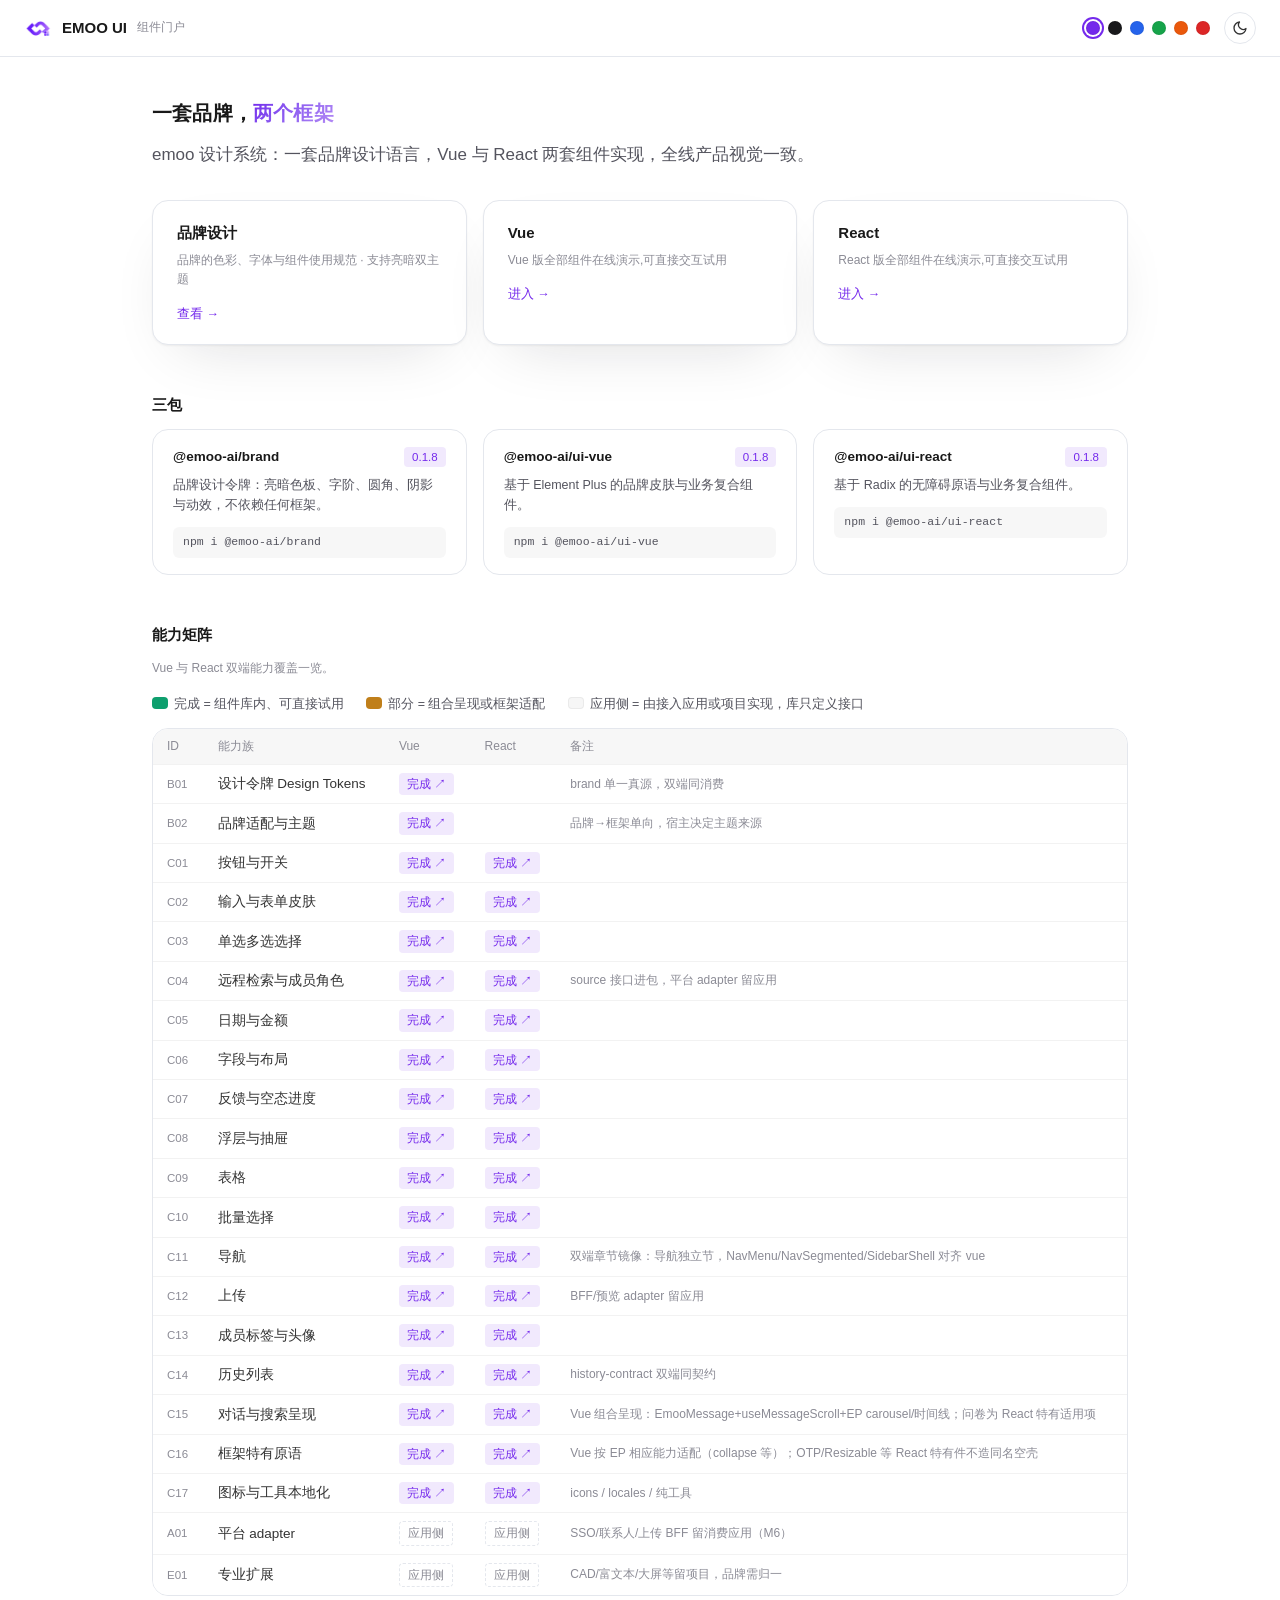
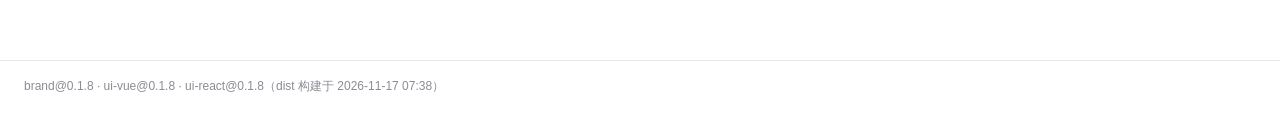
<file: index.html>
<!doctype html>
<html lang="zh-hans">
  <head>
    <meta charset="UTF-8" />
    <meta name="viewport" content="width=device-width, initial-scale=1.0" />
    <link rel="icon" type="image/png" href="./favicon.png" />
    <title>EMOO UI · 组件门户</title>
    <!-- 预置（四页同款）：暗色防闪白 + 主色速涂；18 项派生色由应用挂载后经 shared/theme.ts 补全 -->
    <script>
      ;(function () {
        try {
          var t = localStorage.getItem('emoo-pg-theme')
          if (t === 'dark' || (t == null && matchMedia('(prefers-color-scheme: dark)').matches))
            document.documentElement.classList.add('dark')
          var c = localStorage.getItem('emoo-pg-color')
          if (/^#[0-9a-f]{6}$/i.test(c || '')) {
            var s = document.documentElement.style
            s.setProperty('--emoo-color-primary', c)
            s.setProperty(
              '--emoo-color-primary-rgb',
              parseInt(c.slice(1, 3), 16) + ', ' + parseInt(c.slice(3, 5), 16) + ', ' + parseInt(c.slice(5, 7), 16)
            )
          }
        } catch (e) {}
      })()
    </script>
    <script type="module" crossorigin src="./assets/index-mVDdmE5B.js"></script>
    <link rel="modulepreload" crossorigin href="./assets/logo-DOin1PjJ.js">
    <link rel="stylesheet" crossorigin href="./assets/logo-ChWh5H4u.css">
    <link rel="stylesheet" crossorigin href="./assets/index-RqnDb9Td.css">
  </head>
  <body>
    <div id="app"></div>
  </body>
</html>
</file>
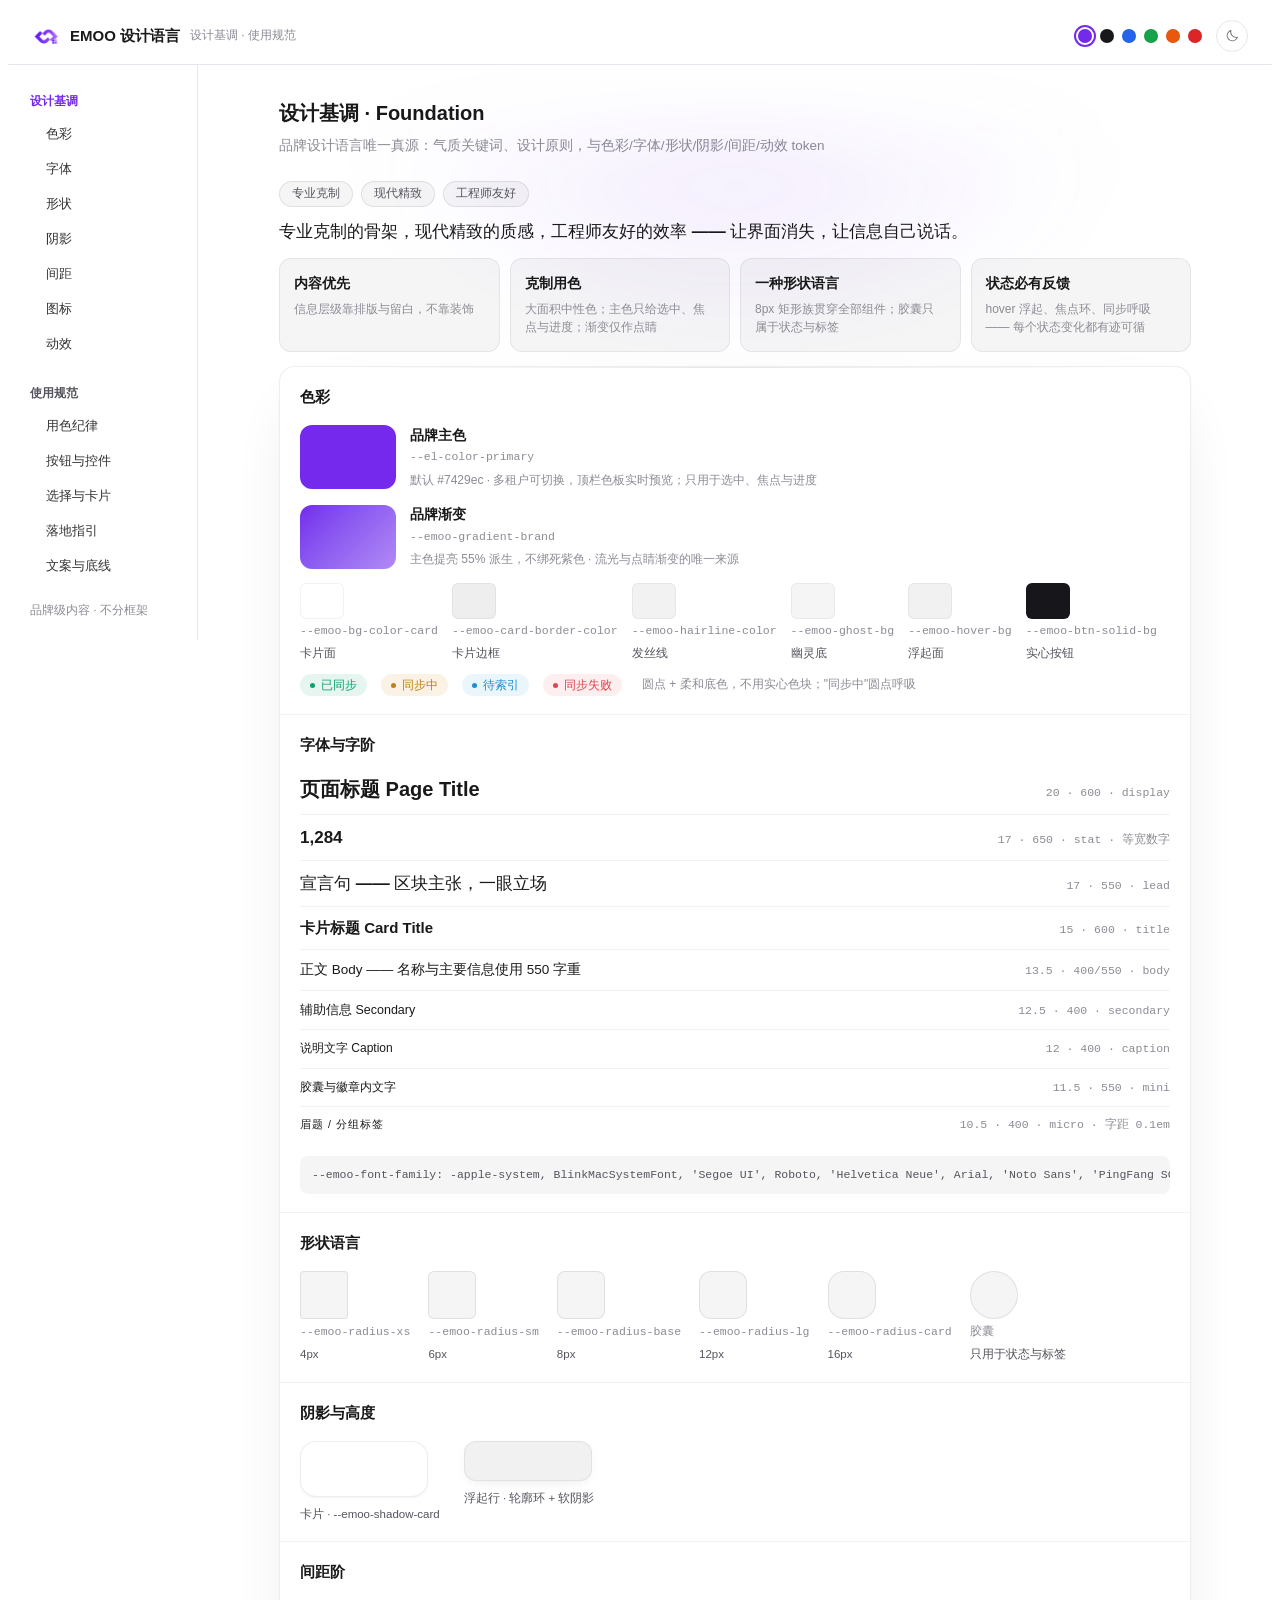
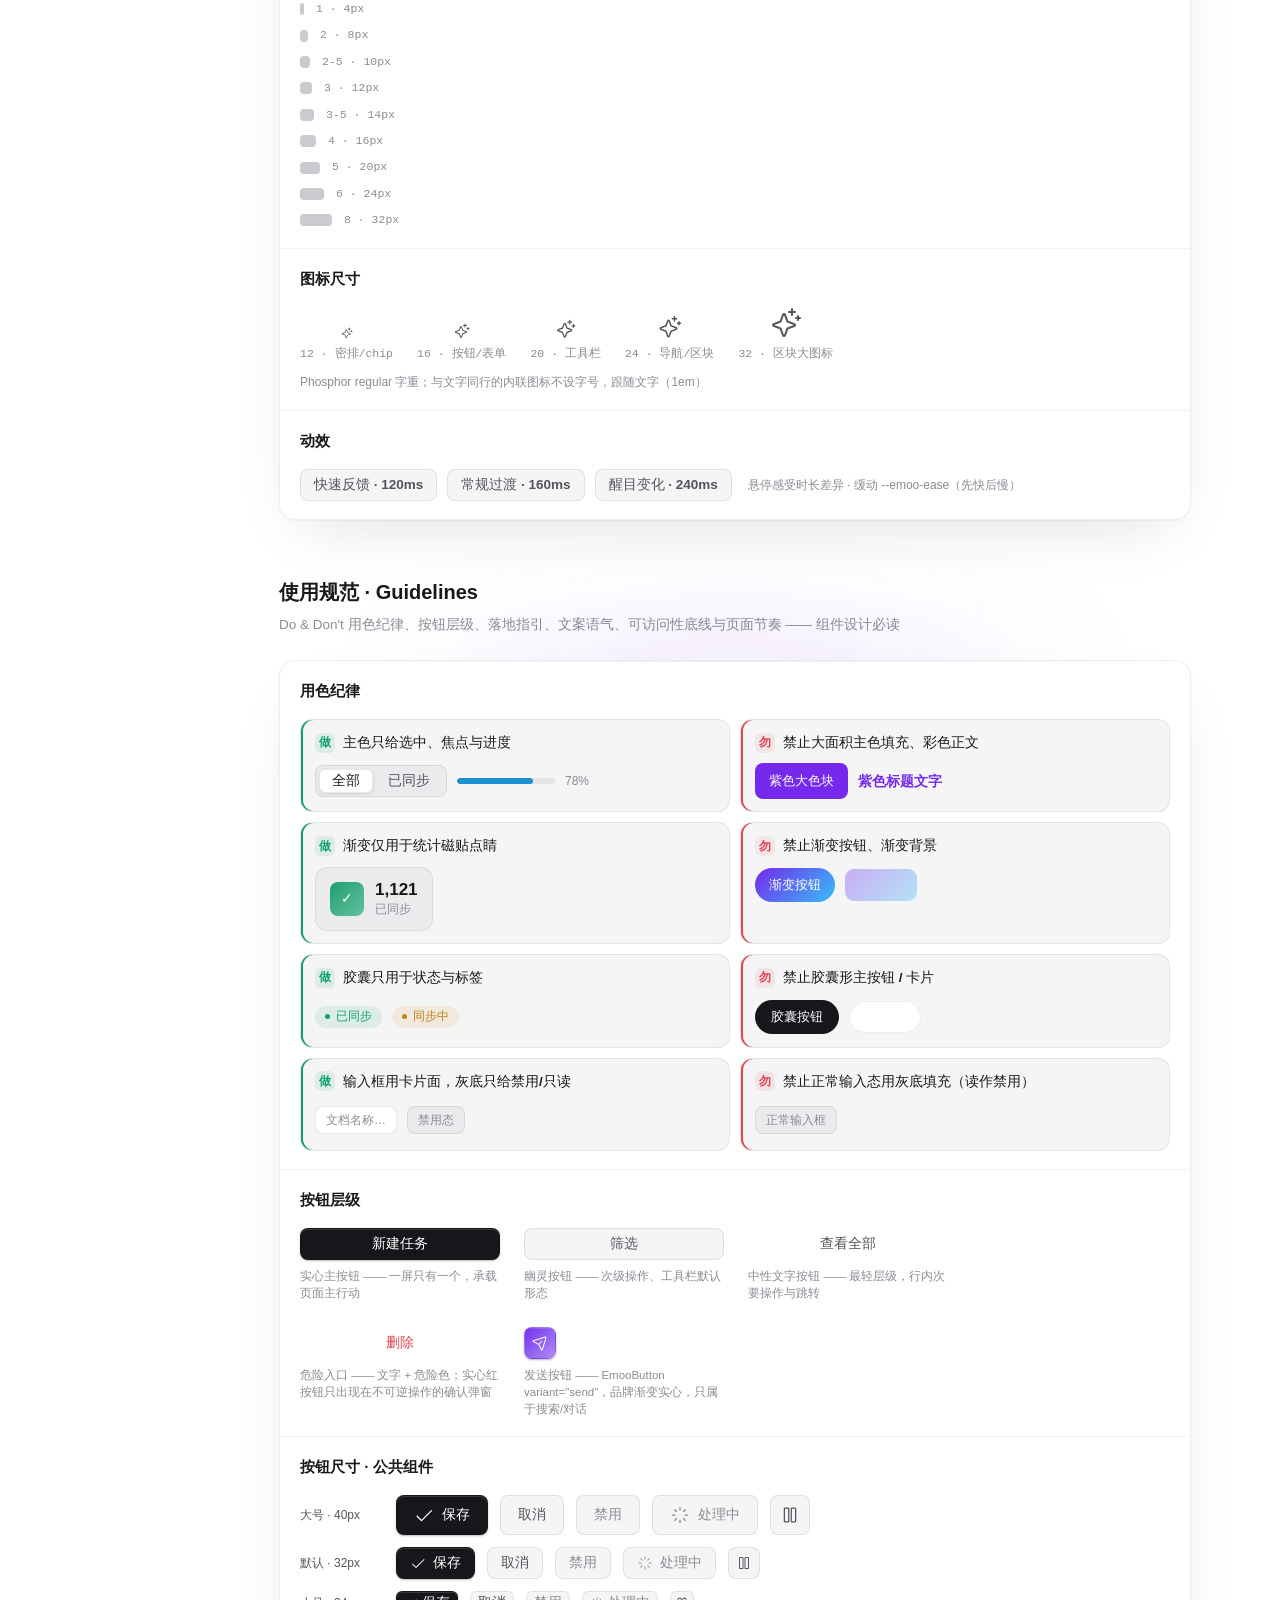
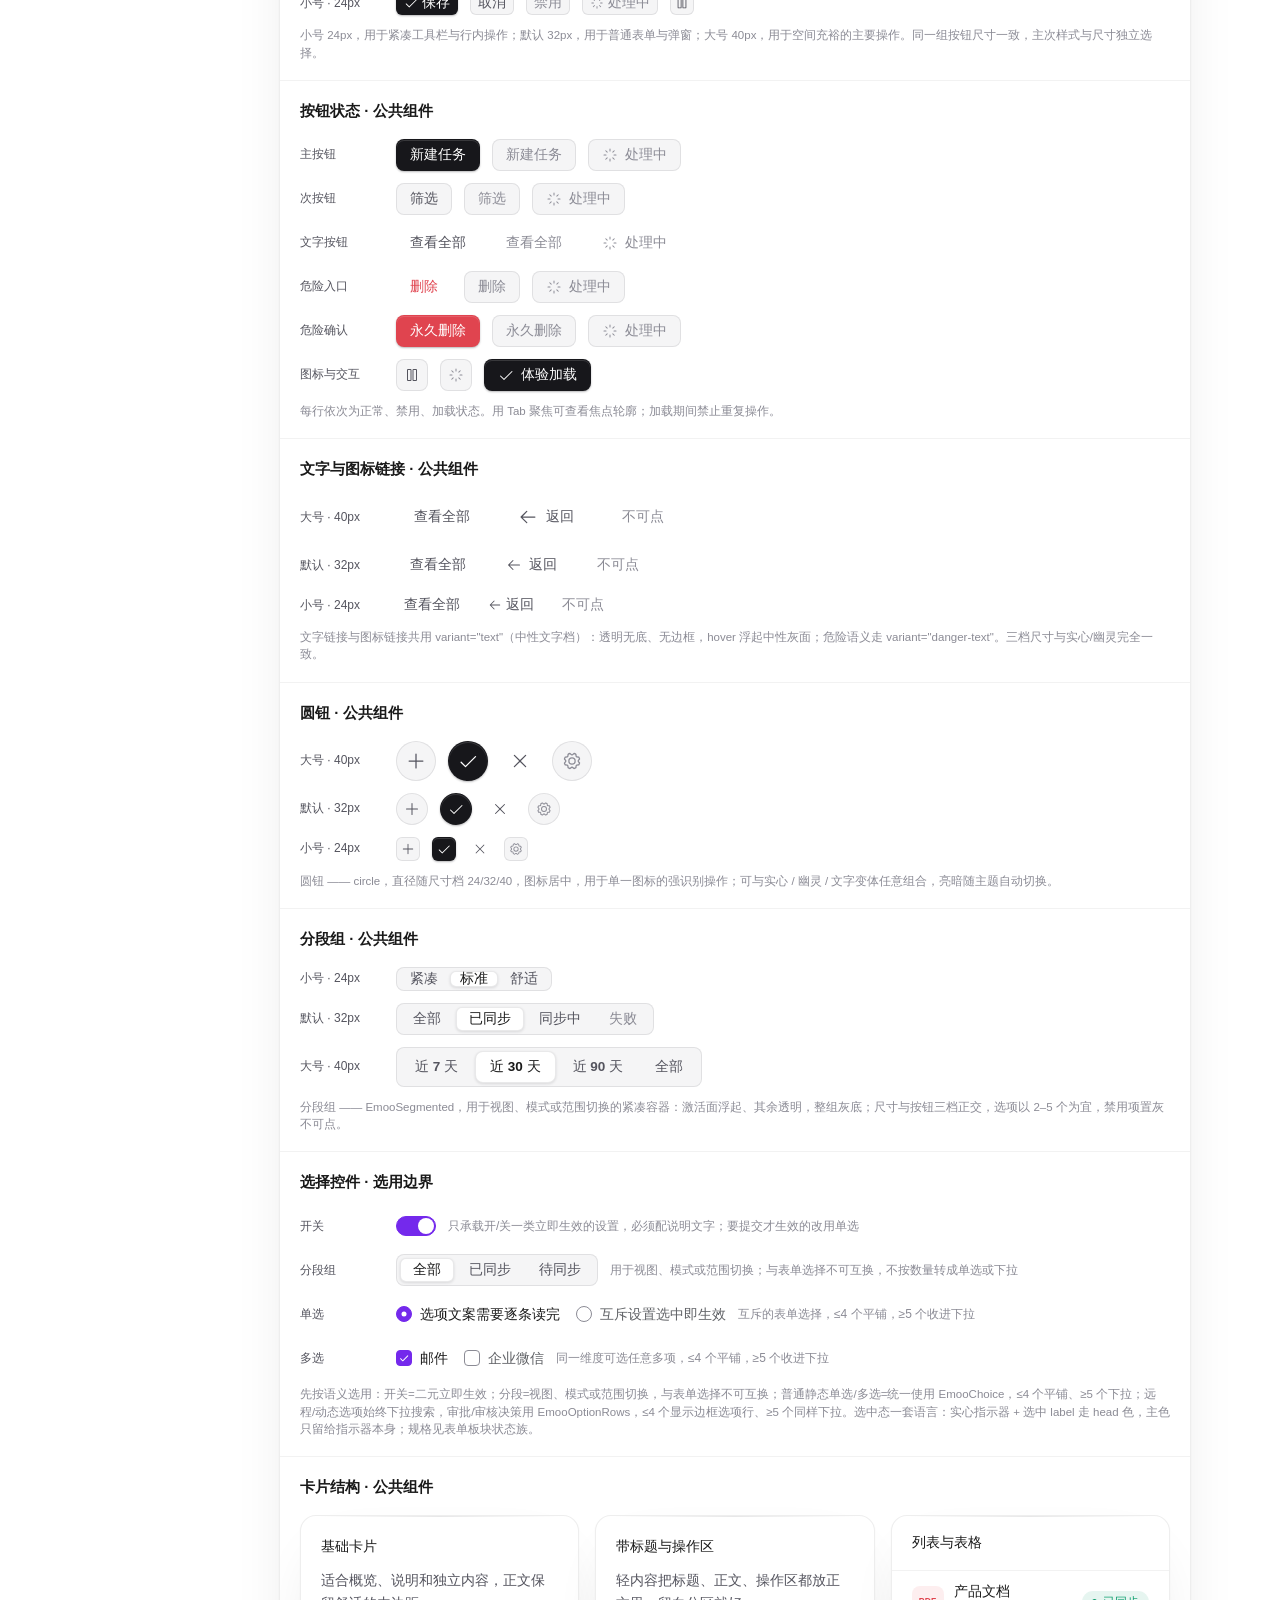
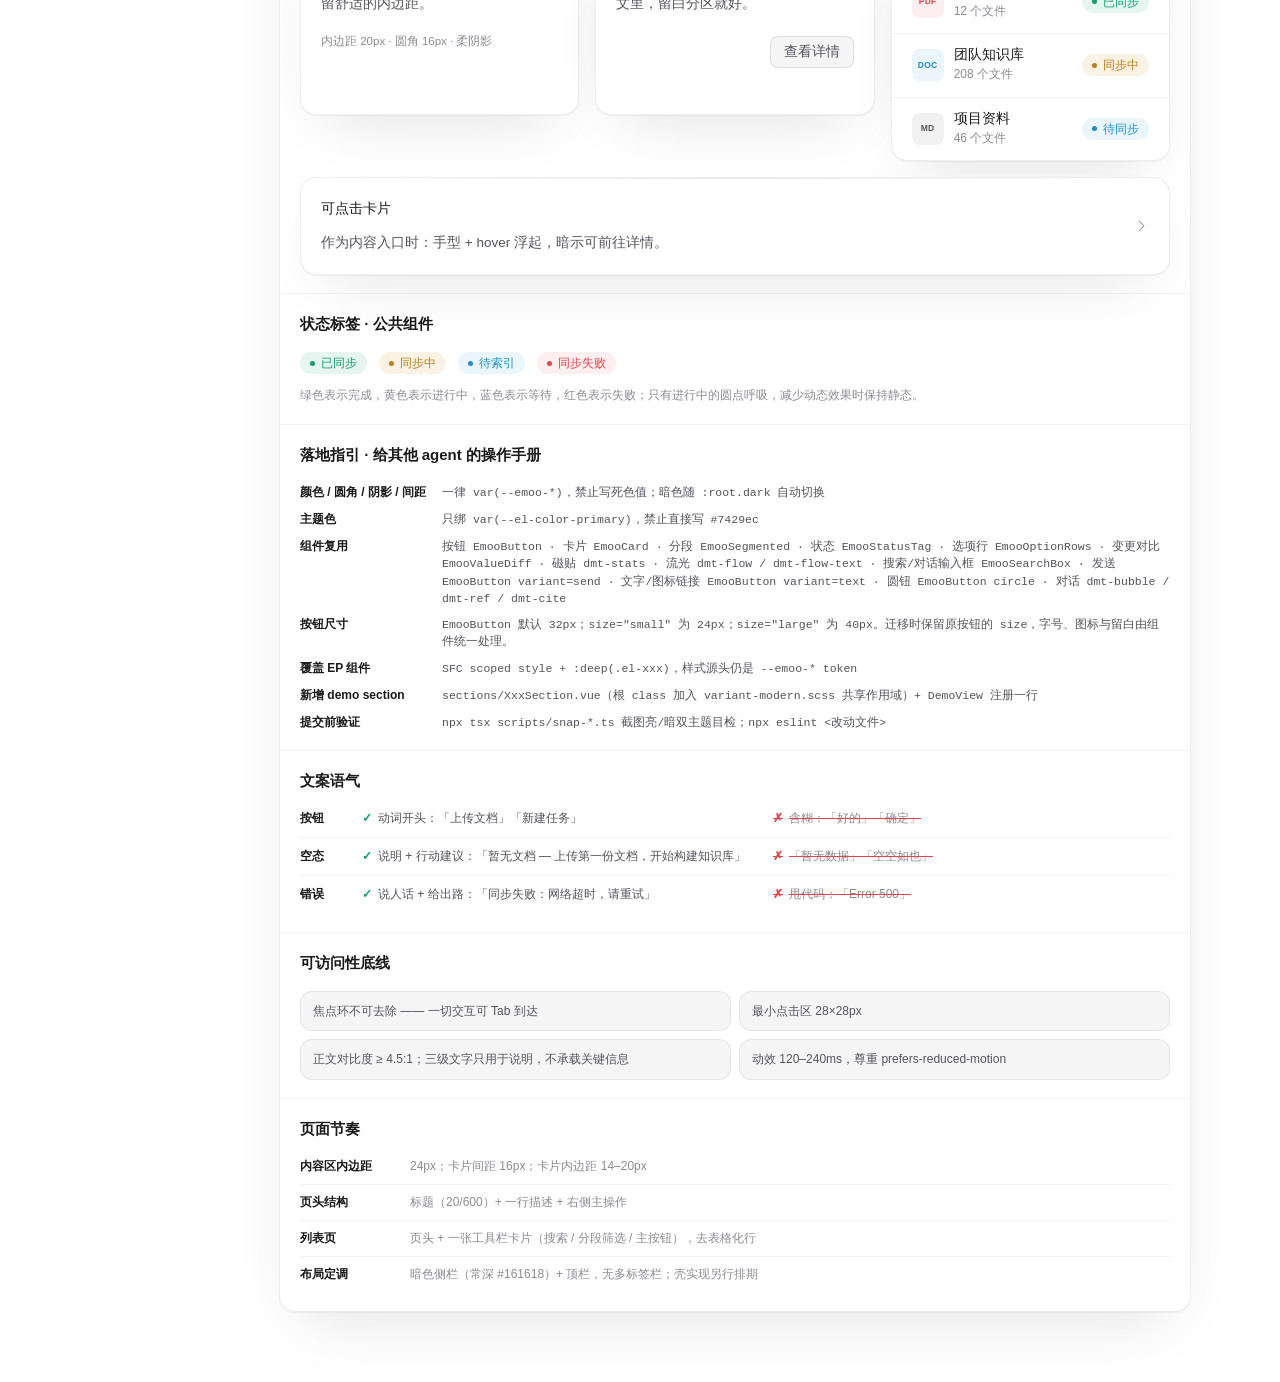
<file: design/index.html>
<!doctype html>
<html lang="zh-hans">
  <head>
    <meta charset="UTF-8" />
    <meta name="viewport" content="width=device-width, initial-scale=1.0" />
    <link rel="icon" type="image/png" href="../favicon.png" />
    <title>EMOO UI · 设计语言</title>
    <!-- 预置（四页同款）：暗色防闪白 + 主色速涂；18 项派生色由应用挂载后经 shared/theme.ts 补全 -->
    <script>
      ;(function () {
        try {
          var t = localStorage.getItem('emoo-pg-theme')
          if (t === 'dark' || (t == null && matchMedia('(prefers-color-scheme: dark)').matches))
            document.documentElement.classList.add('dark')
          var c = localStorage.getItem('emoo-pg-color')
          if (/^#[0-9a-f]{6}$/i.test(c || '')) {
            var s = document.documentElement.style
            s.setProperty('--emoo-color-primary', c)
            s.setProperty(
              '--emoo-color-primary-rgb',
              parseInt(c.slice(1, 3), 16) + ', ' + parseInt(c.slice(3, 5), 16) + ', ' + parseInt(c.slice(5, 7), 16)
            )
          }
        } catch (e) {}
      })()
    </script>
    <script type="module" crossorigin src="../assets/design-BOb9Ftq5.js"></script>
    <link rel="modulepreload" crossorigin href="../assets/logo-DOin1PjJ.js">
    <link rel="modulepreload" crossorigin href="../assets/_commonjsHelpers-BhMm7vcB.js">
    <link rel="modulepreload" crossorigin href="../assets/_plugin-vue_export-helper-Ba6LlGI1.js">
    <link rel="stylesheet" crossorigin href="../assets/logo-ChWh5H4u.css">
    <link rel="stylesheet" crossorigin href="../assets/_plugin-vue_export-helper-DWAI3EvJ.css">
    <link rel="stylesheet" crossorigin href="../assets/design-BXio303w.css">
  </head>
  <body>
    <div id="app"></div>
  </body>
</html>
</file>
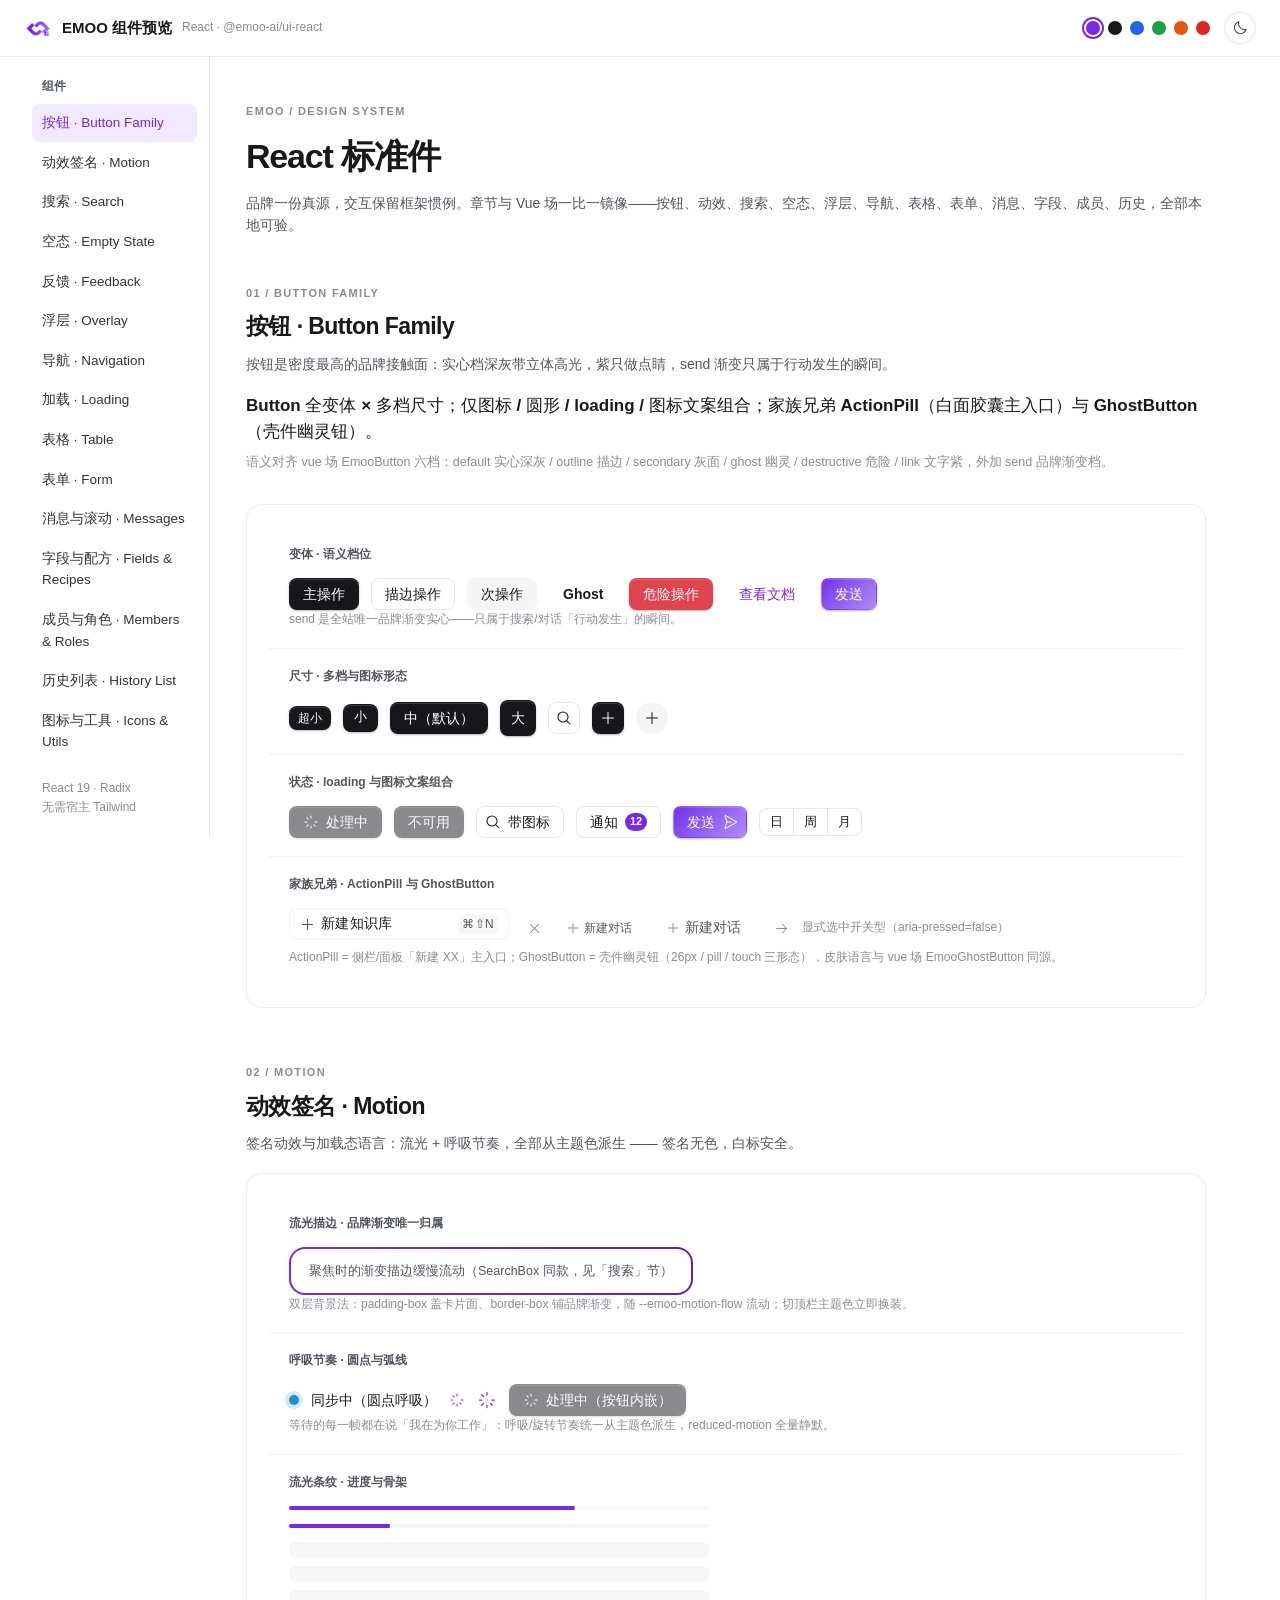
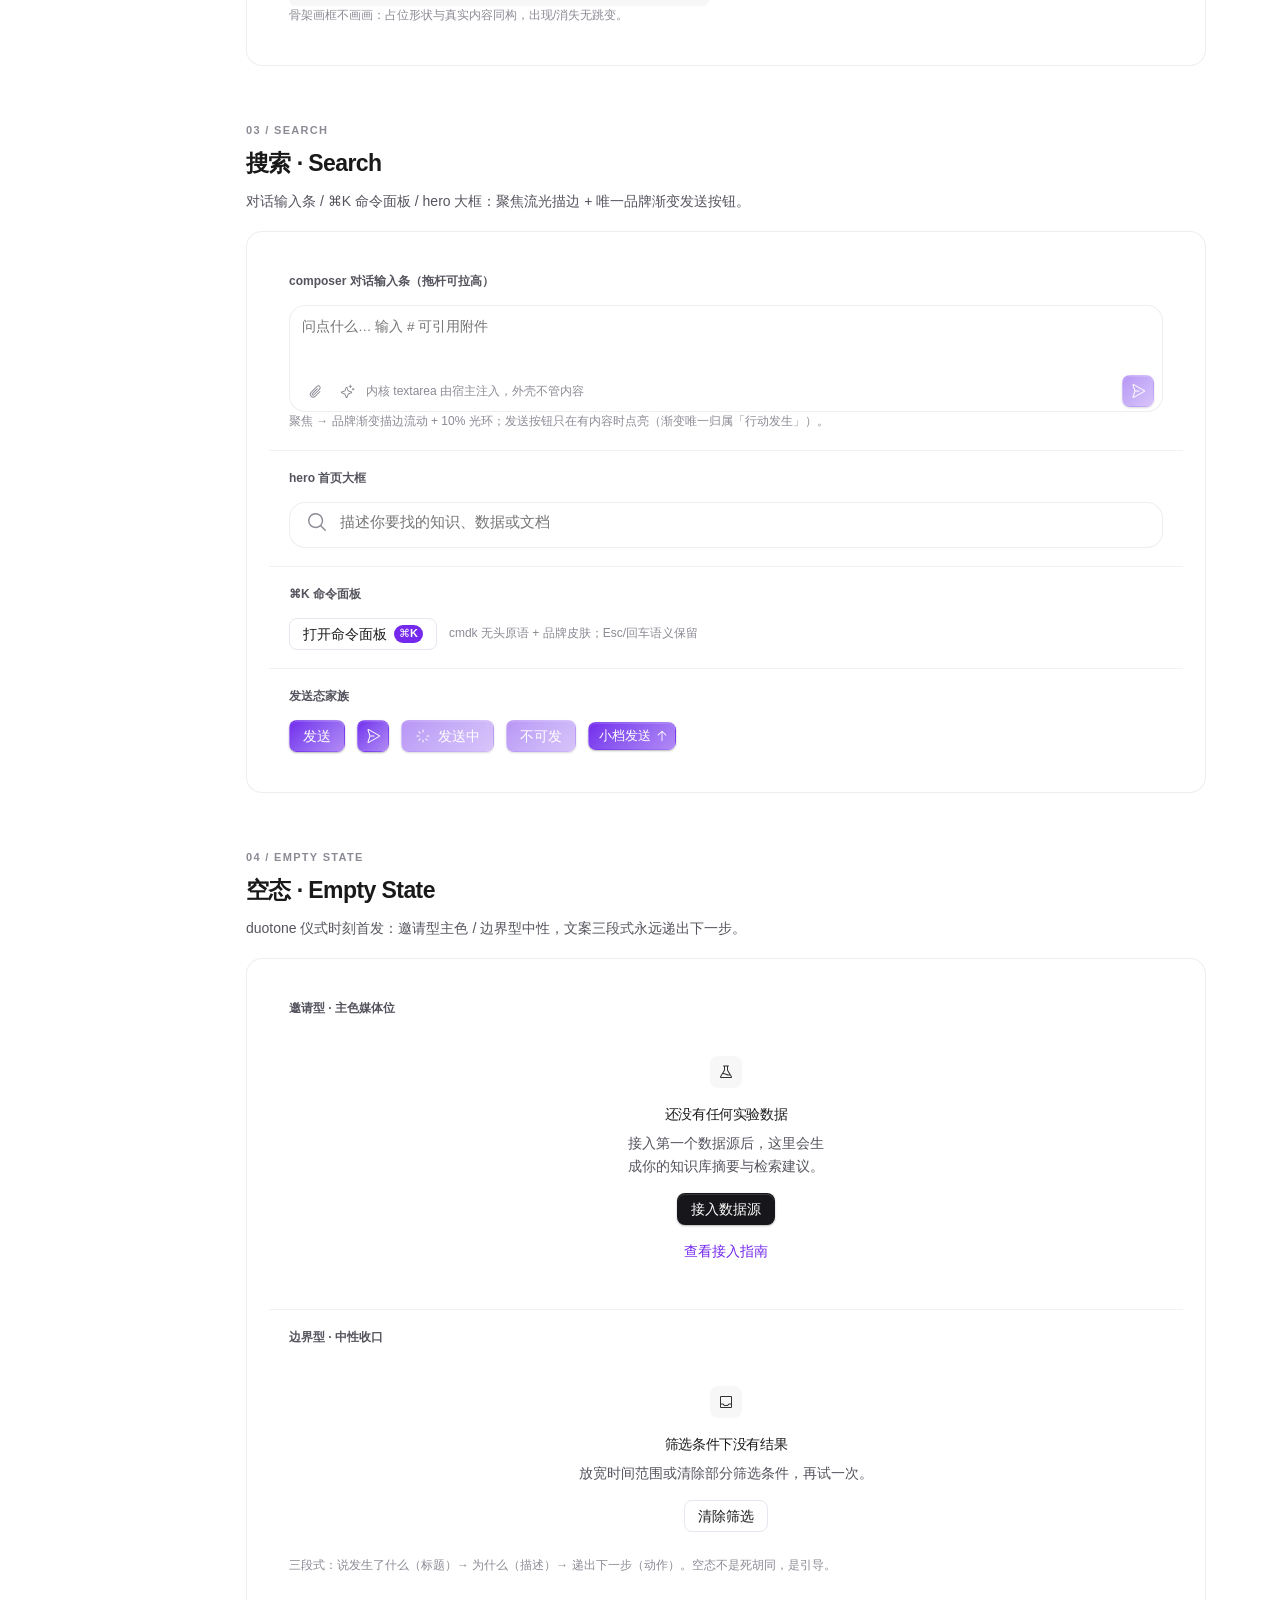
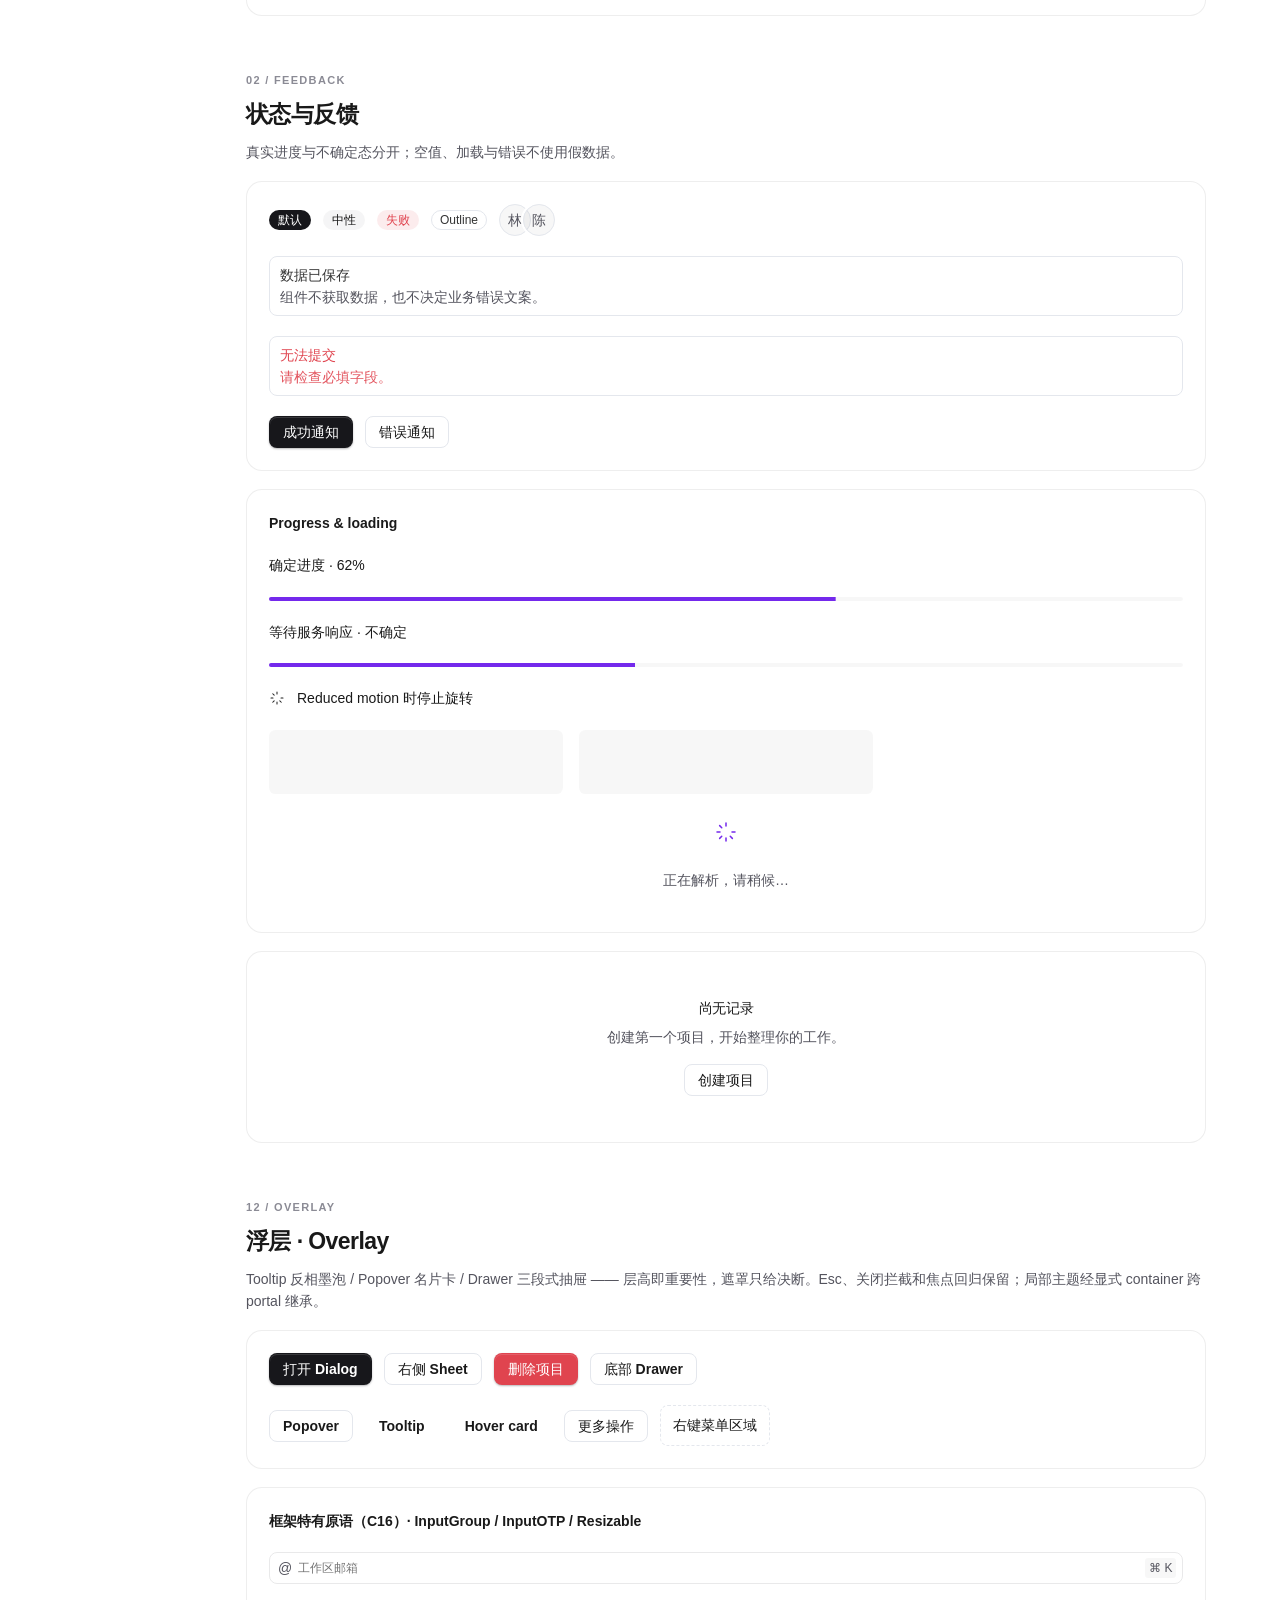
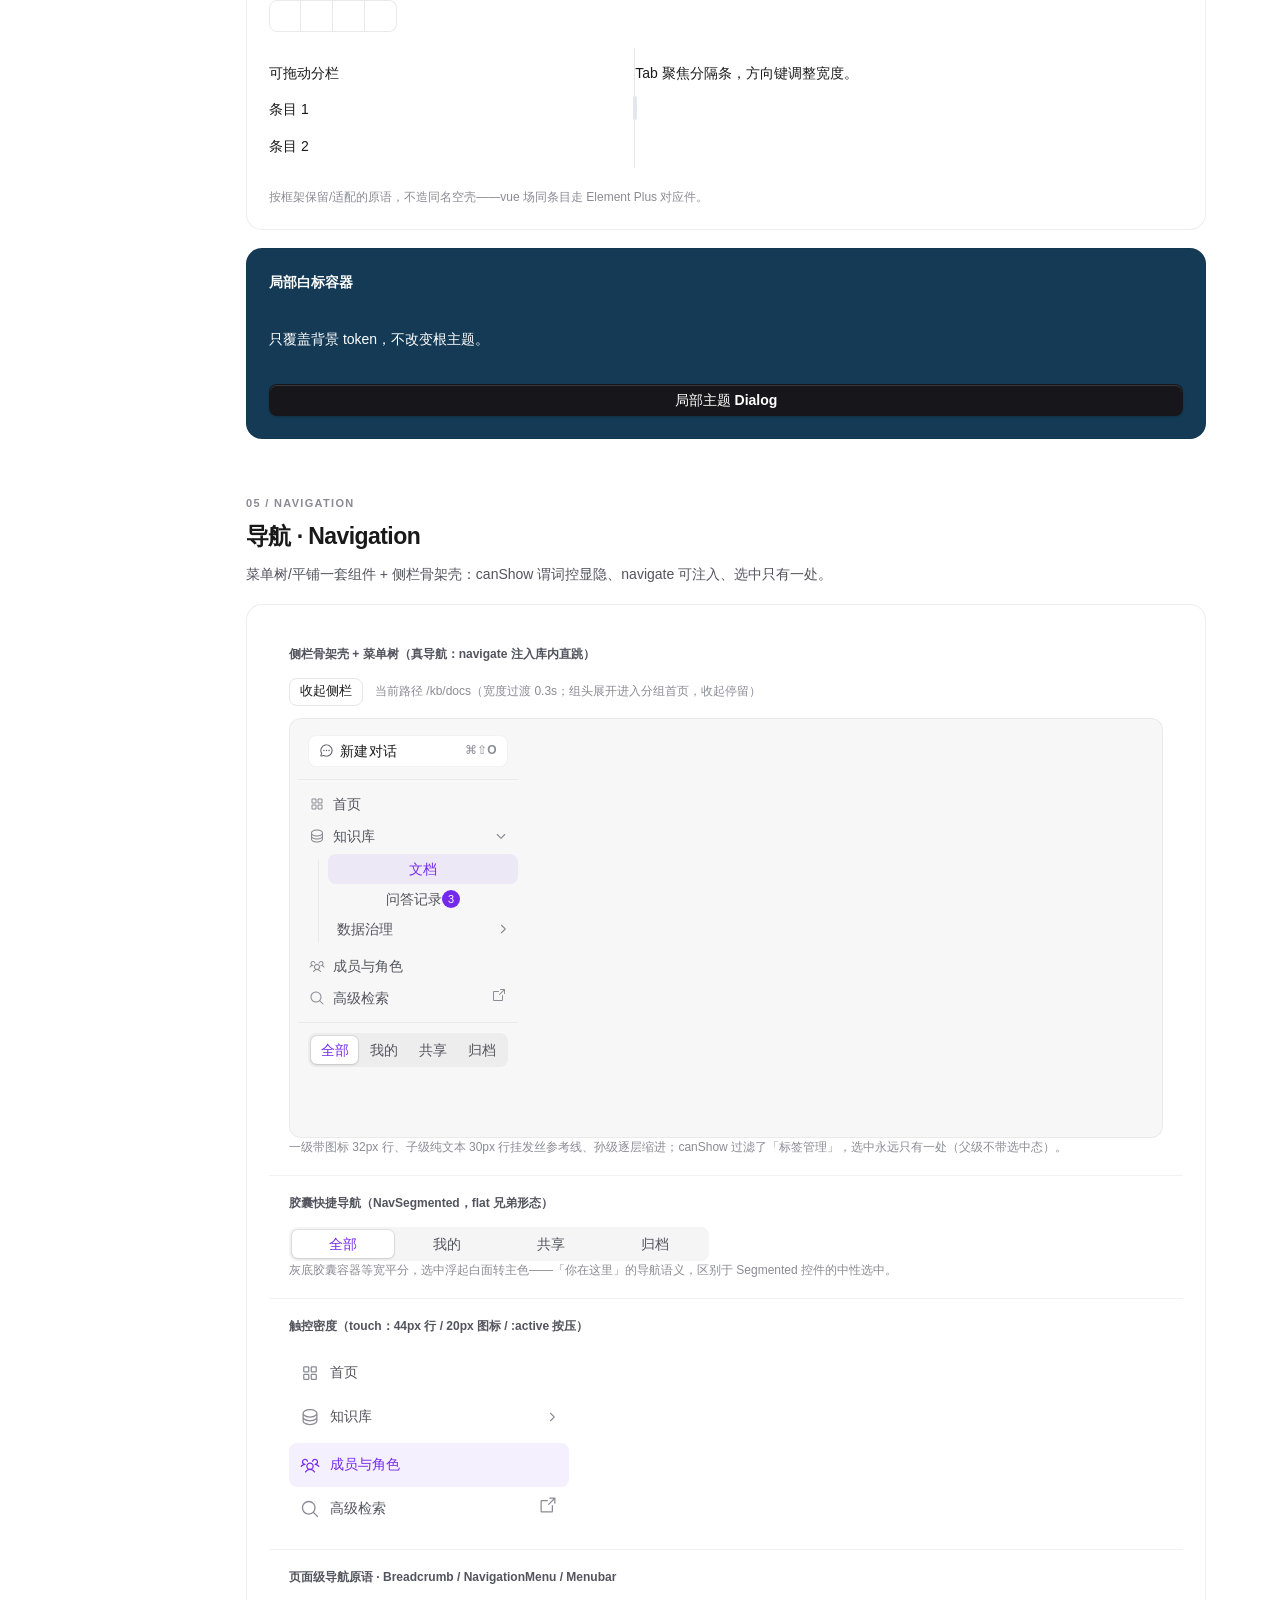
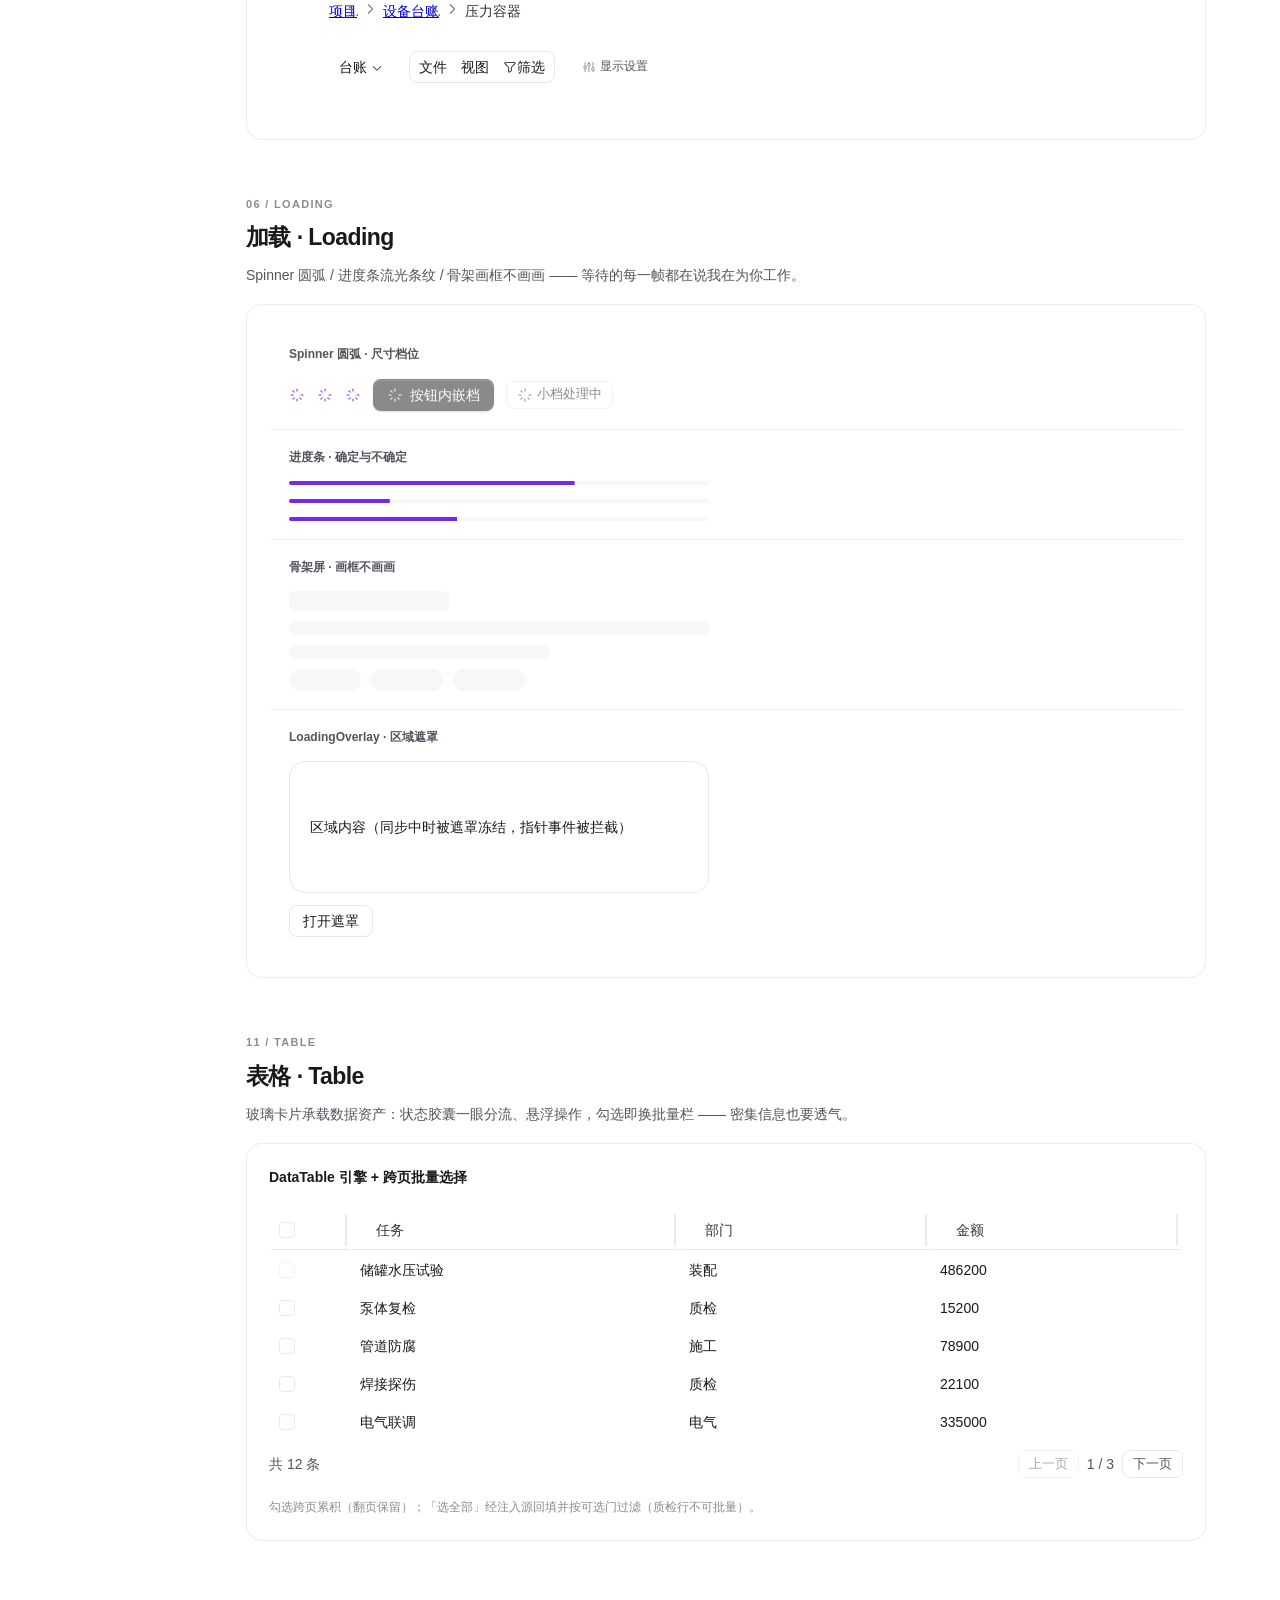
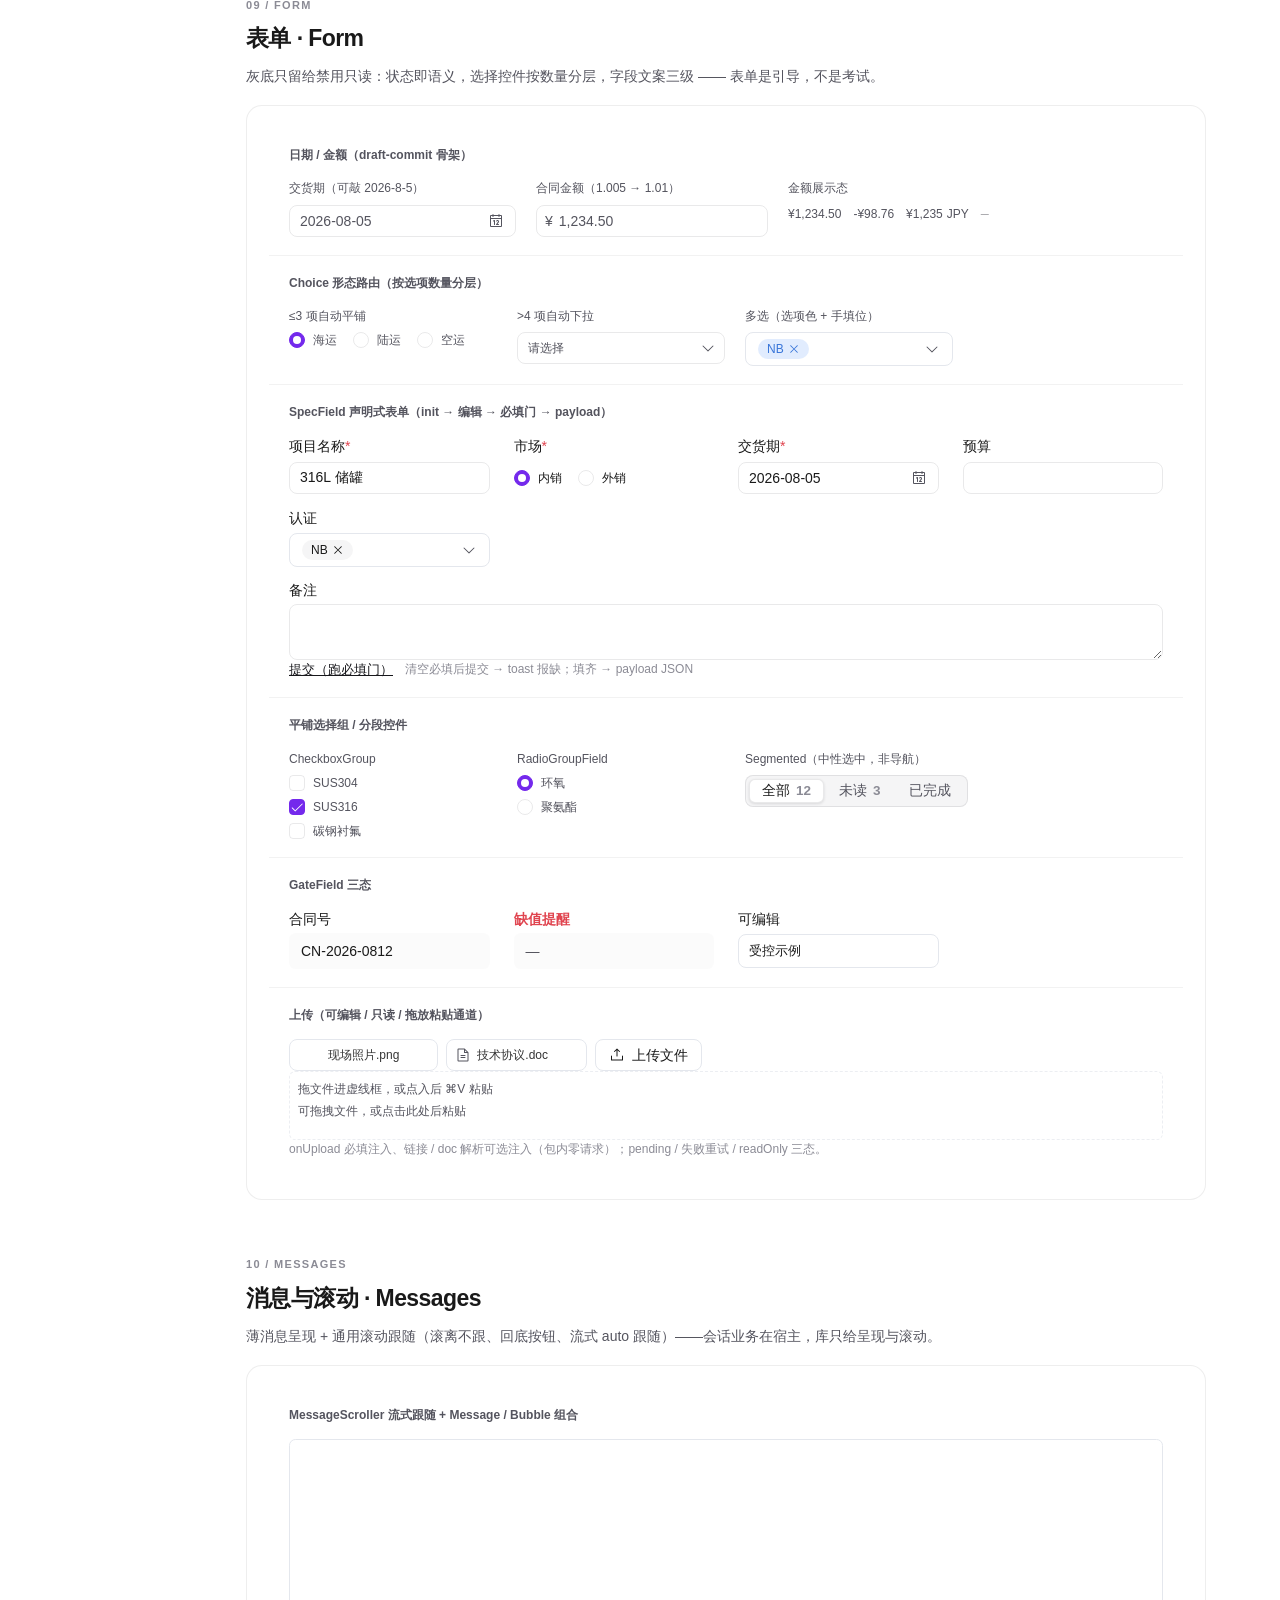
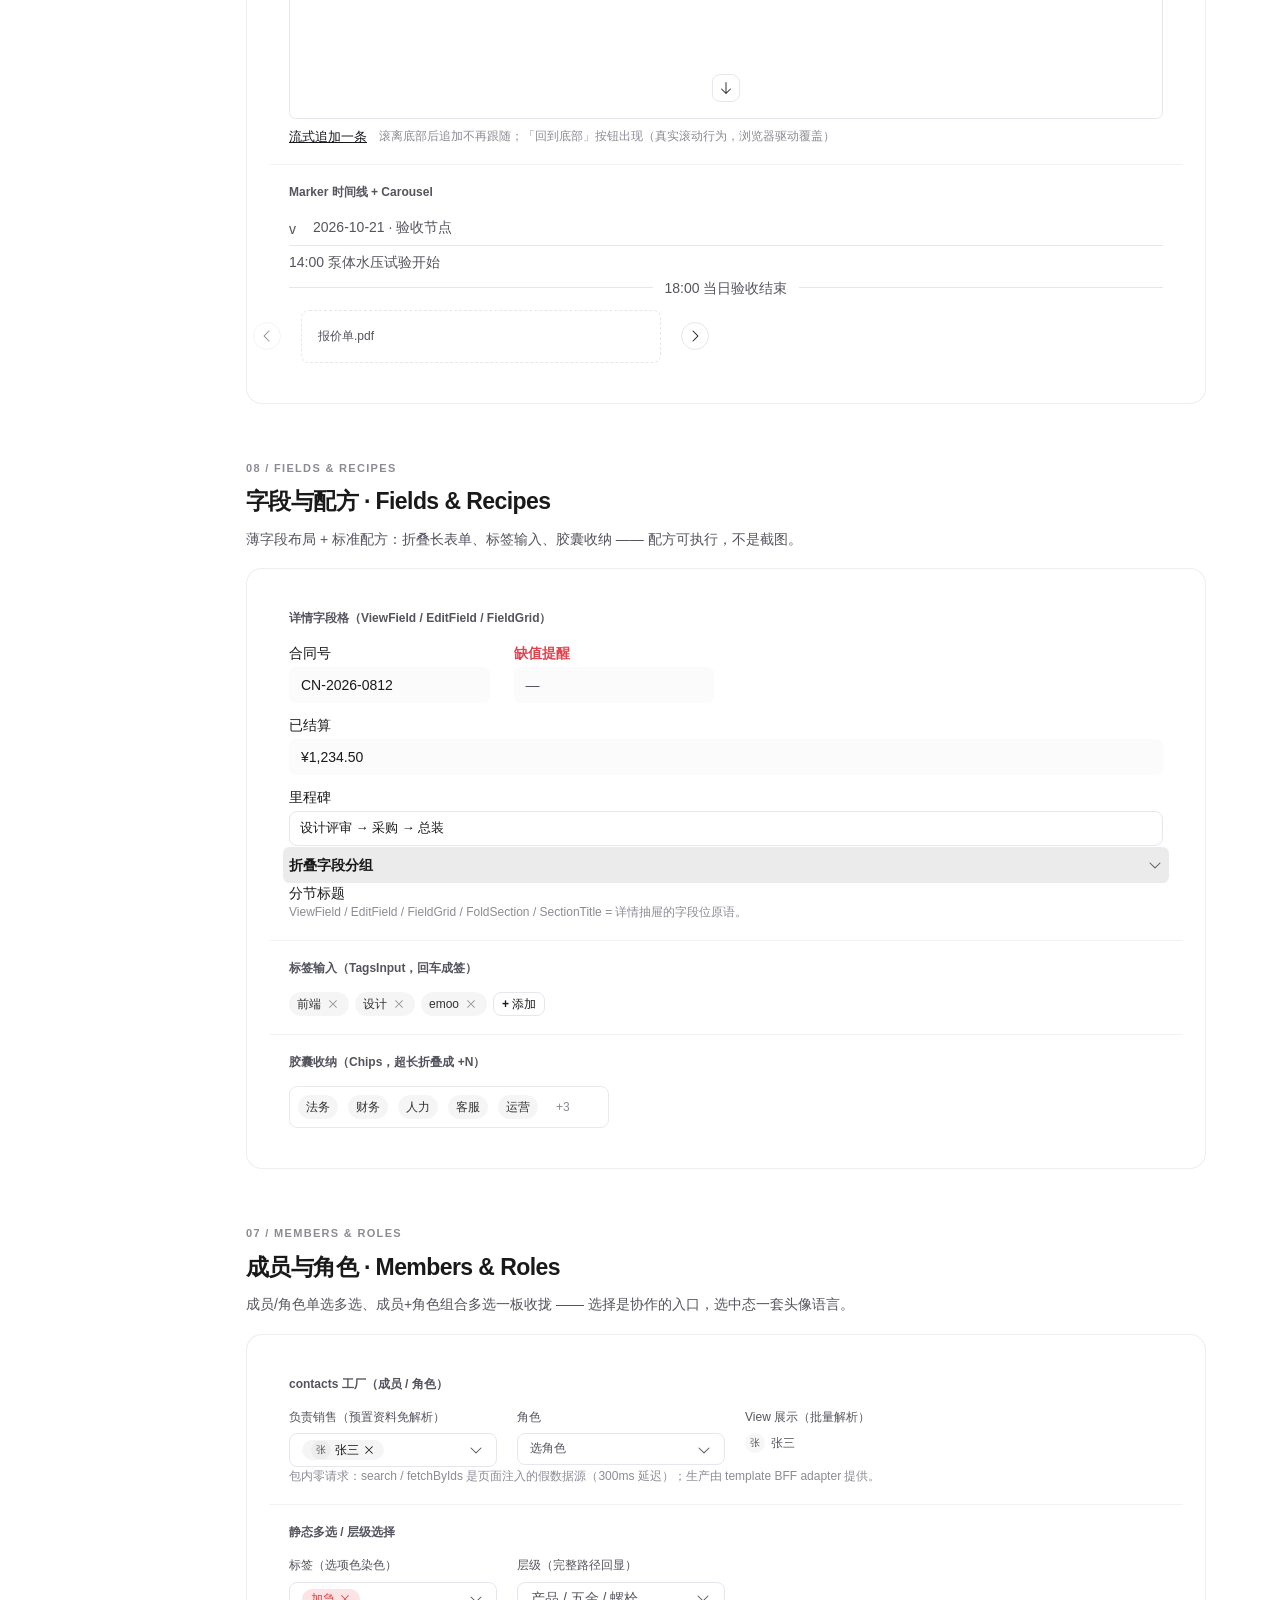
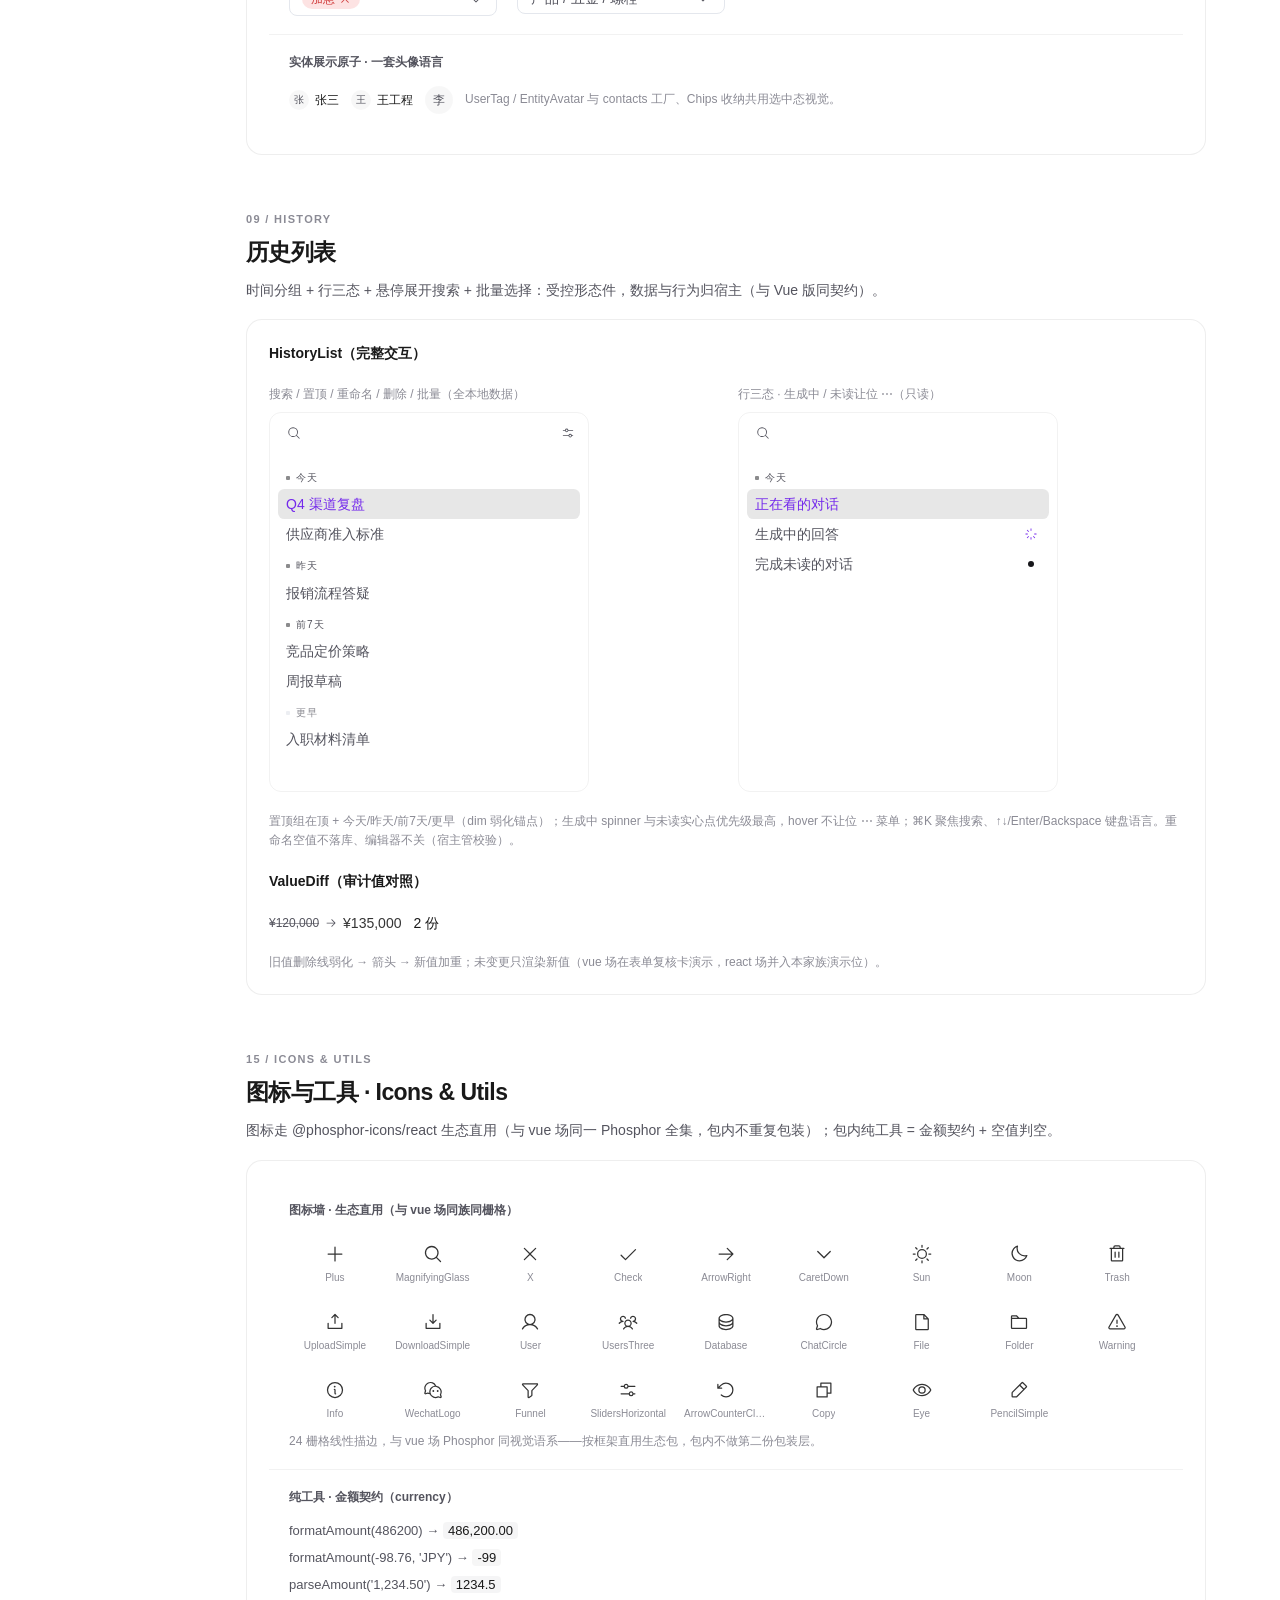
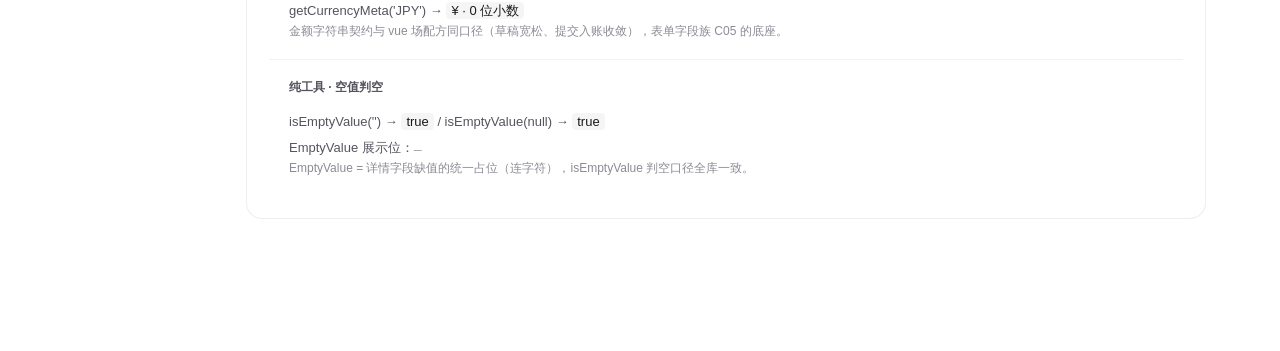
<file: react/index.html>
<!doctype html>
<html lang="zh-hans">
  <head>
    <meta charset="UTF-8" />
    <meta name="viewport" content="width=device-width, initial-scale=1.0" />
    <link rel="icon" type="image/png" href="../favicon.png" />
    <title>EMOO UI · 组件预览 · React</title>
    <!-- 预置（四页同款）：暗色防闪白 + 主色速涂；18 项派生色由应用挂载后经 shared/theme.ts 补全 -->
    <script>
      ;(function () {
        try {
          var t = localStorage.getItem('emoo-pg-theme')
          if (t === 'dark' || (t == null && matchMedia('(prefers-color-scheme: dark)').matches))
            document.documentElement.classList.add('dark')
          var c = localStorage.getItem('emoo-pg-color')
          if (/^#[0-9a-f]{6}$/i.test(c || '')) {
            var s = document.documentElement.style
            s.setProperty('--emoo-color-primary', c)
            s.setProperty(
              '--emoo-color-primary-rgb',
              parseInt(c.slice(1, 3), 16) + ', ' + parseInt(c.slice(3, 5), 16) + ', ' + parseInt(c.slice(5, 7), 16)
            )
          }
        } catch (e) {}
      })()
    </script>
    <script type="module" crossorigin src="../assets/react-CwSTrWgx.js"></script>
    <link rel="modulepreload" crossorigin href="../assets/logo-DOin1PjJ.js">
    <link rel="modulepreload" crossorigin href="../assets/_commonjsHelpers-BhMm7vcB.js">
    <link rel="stylesheet" crossorigin href="../assets/logo-ChWh5H4u.css">
    <link rel="stylesheet" crossorigin href="../assets/react-D174yPOb.css">
  </head>
  <body>
    <div id="root"></div>
  </body>
</html>
</file>
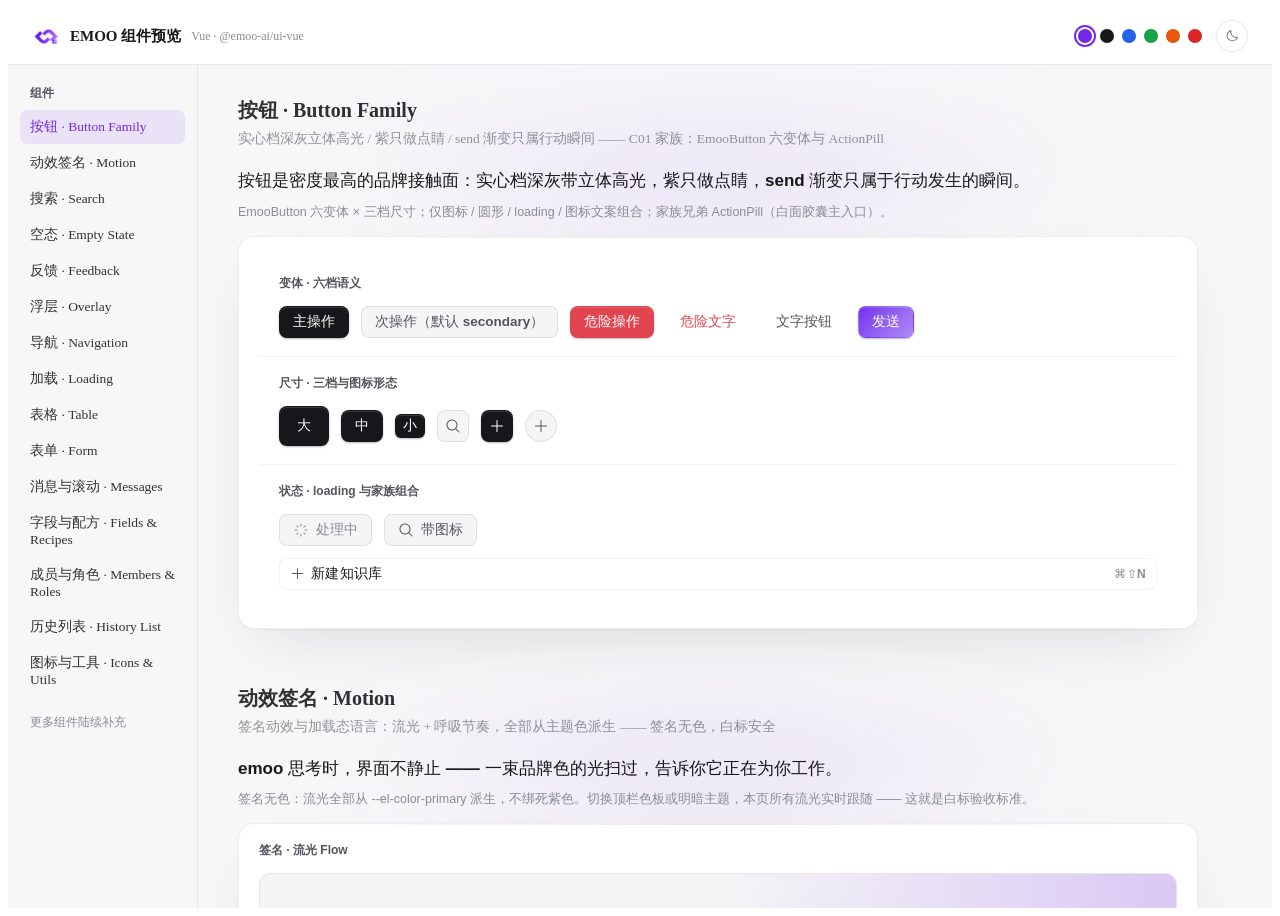
<file: vue/index.html>
<!doctype html>
<html lang="zh-hans">
  <head>
    <meta charset="UTF-8" />
    <meta name="viewport" content="width=device-width, initial-scale=1.0" />
    <link rel="icon" type="image/png" href="../favicon.png" />
    <title>EMOO UI · 组件预览 · Vue</title>
    <!-- 预置（四页同款）：暗色防闪白 + 主色速涂；18 项派生色由应用挂载后经 shared/theme.ts 补全 -->
    <script>
      ;(function () {
        try {
          var t = localStorage.getItem('emoo-pg-theme')
          if (t === 'dark' || (t == null && matchMedia('(prefers-color-scheme: dark)').matches))
            document.documentElement.classList.add('dark')
          var c = localStorage.getItem('emoo-pg-color')
          if (/^#[0-9a-f]{6}$/i.test(c || '')) {
            var s = document.documentElement.style
            s.setProperty('--emoo-color-primary', c)
            s.setProperty(
              '--emoo-color-primary-rgb',
              parseInt(c.slice(1, 3), 16) + ', ' + parseInt(c.slice(3, 5), 16) + ', ' + parseInt(c.slice(5, 7), 16)
            )
          }
        } catch (e) {}
      })()
    </script>
    <script type="module" crossorigin src="../assets/vue-KBpiuNGa.js"></script>
    <link rel="modulepreload" crossorigin href="../assets/logo-DOin1PjJ.js">
    <link rel="modulepreload" crossorigin href="../assets/_commonjsHelpers-BhMm7vcB.js">
    <link rel="modulepreload" crossorigin href="../assets/_plugin-vue_export-helper-Ba6LlGI1.js">
    <link rel="stylesheet" crossorigin href="../assets/logo-ChWh5H4u.css">
    <link rel="stylesheet" crossorigin href="../assets/_plugin-vue_export-helper-DWAI3EvJ.css">
    <link rel="stylesheet" crossorigin href="../assets/vue-BXm3bGqx.css">
  </head>
  <body>
    <div id="app"></div>
  </body>
</html>
</file>
<file: assets/logo-ChWh5H4u.css>
:where(:root){--emoo-color-primary: #7429ec;--emoo-color-primary-rgb: 116, 41, 236;--emoo-color-primary-light-3: #9e69f2;--emoo-color-primary-light-4: #ac7ff4;--emoo-color-primary-light-5: #ba94f6;--emoo-color-primary-light-7: #d5bff9;--emoo-color-primary-light-8: #e3d4fb;--emoo-color-primary-light-9: #f1eafd;--emoo-color-primary-dark-2: #5d21bd;--emoo-border-color-light: #e4e7ed;--emoo-color-on-danger: #ffffff;--emoo-text-color-head: rgb(0, 0, 0, .9);--emoo-text-color-normal: rgba(0, 0, 0, .8);--emoo-bg-color-block: rgba(0, 0, 0, .03);--emoo-bg-color: #fff;--emoo-border-color: var(--emoo-border-color-light);--emoo-bg-chat-page: #f6f6f6;--emoo-bg-color-chat: #fff;--emoo-bg-color-hover: #f6f6f6;--emoo-bg-color-user-message: #e6e8eb;--emoo-bg-color-card: #ffffff;--emoo-card-solid-bg: #ffffff;--emoo-inverse-solid-bg: rgb(0, 0, 0, .9);--emoo-card-glass-flow-a: #ffffff;--emoo-card-glass-flow-b: #ffffff;--emoo-card-border-color: rgba(19, 19, 26, .07);--emoo-card-top-line: rgba(19, 19, 26, .1);--emoo-glow-color: color-mix(in srgb, var(--emoo-color-primary) 10%, transparent);--emoo-shadow-card: 0 1px 2px rgba(19, 19, 26, .05), 0 24px 64px -28px rgba(19, 19, 26, .16);--emoo-hairline-color: rgba(19, 19, 26, .055);--emoo-hover-bg: rgba(19, 19, 26, .06);--emoo-hover-ring-color: rgba(19, 19, 26, .07);--emoo-hover-lift-shadow: rgba(19, 19, 26, .12);--emoo-selected-bg: color-mix(in srgb, var(--emoo-color-primary) 7%, transparent);--emoo-track-bg: rgba(19, 19, 26, .07);--emoo-ghost-bg: rgba(19, 19, 26, .04);--emoo-ghost-border-color: rgba(19, 19, 26, .09);--emoo-btn-solid-bg: #17171b;--emoo-btn-solid-color: #ffffff;--emoo-seg-active-bg: #ffffff;--emoo-text-color-secondary: #54545e;--emoo-text-color-tertiary: #8b8b95;--emoo-color-ok: #0e9f6e;--emoo-color-ok-bg: rgba(14, 159, 110, .1);--emoo-color-warn: #c07f1a;--emoo-color-warn-bg: rgba(214, 148, 40, .12);--emoo-color-danger: #e0444f;--emoo-color-danger-rgb: 224, 68, 79;--emoo-color-danger-bg: rgba(224, 68, 79, .09);--emoo-color-sync: #1d8fd1;--emoo-color-sync-bg: rgba(58, 157, 222, .1);--emoo-color-neutral-bg: rgba(84, 84, 94, .08);--emoo-gradient-brand: linear-gradient(135deg, var(--emoo-color-primary), color-mix(in srgb, var(--emoo-color-primary) 55%, #fff));--emoo-flow-color: color-mix(in srgb, var(--emoo-color-primary) 22%, transparent);--emoo-motion-flow: 1.8s;--emoo-radius-xs: 4px;--emoo-radius-sm: 6px;--emoo-radius-base: 8px;--emoo-radius-lg: 12px;--emoo-radius-card: 16px;--emoo-font-family: -apple-system, BlinkMacSystemFont, "Segoe UI", Roboto, "Helvetica Neue", Arial, "Noto Sans", "PingFang SC", "Microsoft YaHei", sans-serif;--emoo-font-size-stat: 17px;--emoo-font-size-lead: 17px;--emoo-font-size-display: 20px;--emoo-font-size-title: 15px;--emoo-font-size-body: 13.5px;--emoo-font-size-nav: 14px;--emoo-font-size-secondary: 12.5px;--emoo-font-size-caption: 12px;--emoo-font-size-mini: 11.5px;--emoo-font-size-micro: 10.5px;--emoo-space-1: 4px;--emoo-space-2: 8px;--emoo-space-2-5: 10px;--emoo-space-3: 12px;--emoo-space-3-5: 14px;--emoo-space-4: 16px;--emoo-space-5: 20px;--emoo-space-6: 24px;--emoo-space-8: 32px;--emoo-icon-size-12: 12px;--emoo-icon-size-16: 16px;--emoo-icon-size-20: 20px;--emoo-icon-size-24: 24px;--emoo-icon-size-32: 32px;--emoo-motion-fast: .12s;--emoo-motion-base: .16s;--emoo-motion-slow: .24s;--emoo-ease: cubic-bezier(.3, .1, .3, 1)}:where(:root.dark){--emoo-color-primary: #7429ec;--emoo-color-primary-rgb: 116, 41, 236;--emoo-color-primary-light-3: #5723ab;--emoo-color-primary-light-4: #4e2196;--emoo-color-primary-light-5: #441f80;--emoo-color-primary-light-7: #311a55;--emoo-color-primary-light-8: #27183f;--emoo-color-primary-light-9: #1e162a;--emoo-color-primary-dark-2: #9054f0;--emoo-border-color-light: #414243;--emoo-text-color-head: #ffffff;--emoo-text-color-normal: rgba(255, 255, 255, .8);--emoo-bg-color-block: rgba(255, 255, 255, .1);--emoo-bg-color: #141414;--emoo-border-color: var(--emoo-border-color-light);--emoo-bg-chat-page: rgba(255, 255, 255, .03);--emoo-bg-color-chat: #141414;--emoo-bg-color-hover: rgba(255, 255, 255, .08);--emoo-bg-color-user-message: rgba(255, 255, 255, .08);--emoo-bg-color-card: rgba(22, 23, 28, .72);--emoo-card-solid-bg: #16171c;--emoo-inverse-solid-bg: #ffffff;--emoo-card-glass-flow-a: color-mix(in srgb, var(--emoo-card-solid-bg) 72%, var(--emoo-color-primary));--emoo-card-glass-flow-b: color-mix(in srgb, var(--emoo-card-solid-bg) 72%, var(--emoo-color-primary-dark-2));--emoo-card-border-color: rgba(255, 255, 255, .08);--emoo-card-top-line: rgba(255, 255, 255, .13);--emoo-glow-color: color-mix(in srgb, var(--emoo-color-primary) 18%, transparent);--emoo-shadow-card: 0 1px 2px rgba(0, 0, 0, .45), 0 24px 64px -24px rgba(0, 0, 0, .65);--emoo-hairline-color: rgba(255, 255, 255, .055);--emoo-hover-bg: rgba(255, 255, 255, .07);--emoo-hover-ring-color: rgba(255, 255, 255, .1);--emoo-hover-lift-shadow: rgba(0, 0, 0, .55);--emoo-selected-bg: color-mix(in srgb, var(--emoo-color-primary) 14%, transparent);--emoo-track-bg: rgba(255, 255, 255, .08);--emoo-ghost-bg: rgba(255, 255, 255, .05);--emoo-ghost-border-color: rgba(255, 255, 255, .09);--emoo-btn-solid-bg: #f4f4f6;--emoo-btn-solid-color: #0b0b0e;--emoo-seg-active-bg: #1b1c21;--emoo-text-color-secondary: #a6a6b0;--emoo-text-color-tertiary: #64646f;--emoo-color-ok: #46d19a;--emoo-color-ok-bg: rgba(70, 209, 154, .12);--emoo-color-warn: #f0a94b;--emoo-color-warn-bg: rgba(240, 169, 75, .13);--emoo-color-danger: #f0616b;--emoo-color-danger-rgb: 240, 97, 107;--emoo-color-danger-bg: rgba(240, 97, 107, .12);--emoo-color-sync: #58b6f0;--emoo-color-sync-bg: rgba(88, 182, 240, .12);--emoo-color-neutral-bg: rgba(166, 166, 176, .13)}*,*:before,*:after{box-sizing:border-box}.pg-topbar{display:flex;align-items:center;justify-content:space-between;gap:1rem;padding:.75rem 1.5rem;border-bottom:1px solid var(--emoo-border-color);background:var(--emoo-bg-color);position:sticky;top:0;z-index:10}.pg-brand{display:flex;align-items:center;gap:.625rem;font-size:var(--emoo-font-size-title);font-weight:600;color:var(--emoo-text-color-head);text-decoration:none}.pg-brand:hover{color:var(--emoo-color-primary)}.pg-brand img{display:inline-block;width:1.75rem;height:1.75rem;border-radius:var(--emoo-radius-sm)}.pg-brand small{font-size:var(--emoo-font-size-caption);font-weight:400;color:var(--emoo-text-color-tertiary)}.pg-actions{display:flex;align-items:center;gap:.875rem}.pg-dots{display:flex;align-items:center;gap:.5rem}.pg-dot{width:14px;height:14px;padding:0;border:1px solid var(--emoo-hairline-color);border-radius:50%;cursor:pointer;transition:transform var(--emoo-motion-fast) var(--emoo-ease)}.pg-dot:hover{transform:scale(1.2)}.pg-dot.is-active{box-shadow:0 0 0 2px var(--emoo-bg-color),0 0 0 4px var(--emoo-color-primary)}.pg-toggle{display:inline-flex;align-items:center;justify-content:center;width:2rem;height:2rem;border:1px solid var(--emoo-border-color);border-radius:50%;background:var(--emoo-bg-color-card);color:var(--emoo-text-color-normal);cursor:pointer;transition:border-color var(--emoo-motion-fast) var(--emoo-ease),color var(--emoo-motion-fast) var(--emoo-ease)}.pg-toggle:hover{border-color:var(--emoo-color-primary);color:var(--emoo-color-primary)}.pg-toggle svg{width:1rem;height:1rem}.pg-nav{width:190px;flex-shrink:0;display:flex;flex-direction:column;padding:20px 12px;border-right:1px solid var(--emoo-border-color)}.pg-nav--sticky{position:sticky;top:0;align-self:start}.pg-nav__label{padding:0 10px 8px;font-size:var(--emoo-font-size-caption);font-weight:600;color:var(--emoo-text-color-secondary)}.pg-nav__item{display:block;width:100%;padding:8px 10px;margin-bottom:2px;border:none;border-radius:var(--emoo-radius-base);background:transparent;font-size:var(--emoo-font-size-body);font-family:inherit;text-align:left;text-decoration:none;color:var(--emoo-text-color-normal);cursor:pointer;transition:background-color .15s ease,color .15s ease}.pg-nav__item:hover{background:rgba(var(--emoo-color-primary-rgb),.06);color:var(--emoo-color-primary)}.pg-nav__item.is-active{background:rgba(var(--emoo-color-primary-rgb),.1);color:var(--emoo-color-primary);font-weight:500}.pg-nav__hint{margin-top:16px;padding:0 10px;font-size:var(--emoo-font-size-caption);color:var(--emoo-text-color-tertiary)}@media(max-width:760px){.pg-topbar{padding:.625rem 1rem}.pg-brand small{display:none}.pg-nav{width:auto;flex-direction:row;flex-wrap:wrap;align-items:center;gap:6px;padding:12px;border-right:none;border-bottom:1px solid var(--emoo-border-color)}.pg-nav__label{flex-basis:100%;padding:0}.pg-nav__item{width:auto;margin:0}.pg-nav__hint{display:none}}
</file>
<file: assets/index-RqnDb9Td.css>
body{margin:0;background:var(--emoo-bg-color);color:var(--emoo-text-color-normal);font-family:var(--emoo-font-family);font-size:var(--emoo-font-size-body);line-height:1.6}.portal-main{max-width:64rem;margin:0 auto;padding:2.5rem 1.5rem 4rem}.hero h1{font-size:var(--emoo-font-size-display);color:var(--emoo-text-color-head);letter-spacing:.01em;margin:0 0 .75rem}.grad{background:var(--emoo-gradient-brand);-webkit-background-clip:text;background-clip:text;color:transparent}.hero .lead{font-size:var(--emoo-font-size-lead);color:var(--emoo-text-color-secondary);max-width:42rem;margin:0 0 2rem}.entry-cards{display:grid;grid-template-columns:repeat(auto-fit,minmax(16rem,1fr));gap:1rem}.entry-card{display:flex;flex-direction:column;gap:.375rem;padding:1.25rem 1.5rem;border:1px solid var(--emoo-border-color);border-radius:var(--emoo-radius-card);background:var(--emoo-bg-color-card);box-shadow:var(--emoo-shadow-card);text-decoration:none;transition:transform var(--emoo-motion-base) var(--emoo-ease),box-shadow var(--emoo-motion-base) var(--emoo-ease),border-color var(--emoo-motion-base) var(--emoo-ease)}.entry-card:hover{transform:translateY(-2px);box-shadow:var(--emoo-hover-lift-shadow);border-color:var(--emoo-hover-ring-color)}.entry-card strong{color:var(--emoo-text-color-head);font-size:var(--emoo-font-size-title)}.entry-card span{color:var(--emoo-text-color-tertiary);font-size:var(--emoo-font-size-caption)}.entry-card em{font-style:normal;color:var(--emoo-color-primary);font-size:var(--emoo-font-size-secondary);margin-top:.5rem}h2{font-size:var(--emoo-font-size-title);color:var(--emoo-text-color-head);margin:3rem 0 .75rem}.pkg-grid{display:grid;grid-template-columns:repeat(auto-fit,minmax(15rem,1fr));gap:1rem}.pkg-card{border:1px solid var(--emoo-border-color);border-radius:var(--emoo-radius-card);padding:1rem 1.25rem;background:var(--emoo-bg-color-card)}.pkg-card header{display:flex;align-items:baseline;justify-content:space-between;gap:.5rem}.pkg-card h3{margin:0;font-size:var(--emoo-font-size-body);color:var(--emoo-text-color-head)}.pkg-ver{font-size:var(--emoo-font-size-mini);color:var(--emoo-color-primary);background:rgba(var(--emoo-color-primary-rgb),.1);border-radius:var(--emoo-radius-xs);padding:.0625rem .5rem;white-space:nowrap}.pkg-card p{color:var(--emoo-text-color-secondary);font-size:var(--emoo-font-size-secondary);margin:.5rem 0 .75rem}.pkg-card code{display:block;font-size:var(--emoo-font-size-mini);color:var(--emoo-text-color-secondary);background:var(--emoo-bg-color-block);border-radius:var(--emoo-radius-sm);padding:.375rem .625rem}.caption{color:var(--emoo-text-color-tertiary);font-size:var(--emoo-font-size-caption);margin:0 0 1rem}.caption code,.portal-footer code{font-size:var(--emoo-font-size-mini);background:var(--emoo-bg-color-block);border-radius:var(--emoo-radius-xs);padding:.0625rem .375rem}.matrix-scroll{overflow-x:auto;border:1px solid var(--emoo-border-color);border-radius:var(--emoo-radius-card)}.matrix{border-collapse:collapse;width:100%;background:var(--emoo-bg-color-card)}.matrix th,.matrix td{text-align:left;padding:.5rem .875rem;border-bottom:1px solid var(--emoo-hairline-color);white-space:nowrap}.matrix thead th{font-size:var(--emoo-font-size-caption);color:var(--emoo-text-color-tertiary);font-weight:500;background:var(--emoo-bg-color-block)}.matrix tbody tr:last-child td{border-bottom:none}.row-id{color:var(--emoo-text-color-tertiary);font-size:var(--emoo-font-size-mini)}.row-note{color:var(--emoo-text-color-tertiary);font-size:var(--emoo-font-size-caption);white-space:normal;min-width:10rem}.chip{display:inline-block;font-size:var(--emoo-font-size-mini);border-radius:var(--emoo-radius-xs);padding:.125rem .5rem;text-decoration:none;cursor:default}a.chip{cursor:pointer}a.chip:hover{filter:brightness(1.08);text-decoration:none}.chip[data-status=done]{color:var(--emoo-color-primary);background:rgba(var(--emoo-color-primary-rgb),.1)}.chip[data-status=partial]{color:var(--emoo-color-sync);background:var(--emoo-color-sync-bg)}.chip[data-status=planned]{color:var(--emoo-text-color-tertiary);background:var(--emoo-bg-color-block)}.chip[data-status=outside]{color:var(--emoo-text-color-tertiary);border:1px dashed var(--emoo-border-color)}.portal-footer{border-top:1px solid var(--emoo-border-color);display:flex;flex-wrap:wrap;gap:.5rem 2rem;justify-content:space-between;padding:1rem 1.5rem 2rem;color:var(--emoo-text-color-tertiary);font-size:var(--emoo-font-size-caption)}@media(max-width:760px){.portal-main{padding:1.5rem 1rem 3rem}.hero h1{font-size:var(--emoo-font-size-title)}}.matrix-legend{display:flex;flex-wrap:wrap;gap:8px 22px;margin:10px 0 14px;font-size:12.5px;color:var(--emoo-text-color-secondary)}.matrix-legend .chip{display:inline-block;width:12px;height:12px;border-radius:4px;margin-right:6px;vertical-align:-1px}.matrix-legend .chip--done{background:var(--emoo-color-ok, #10b981)}.matrix-legend .chip--partial{background:var(--emoo-color-warn, #f59e0b)}.matrix-legend .chip--side{background:var(--emoo-ghost-bg, #e9e9ec);box-shadow:inset 0 0 0 1px var(--emoo-hairline-color, #d8d8dc)}
</file>
